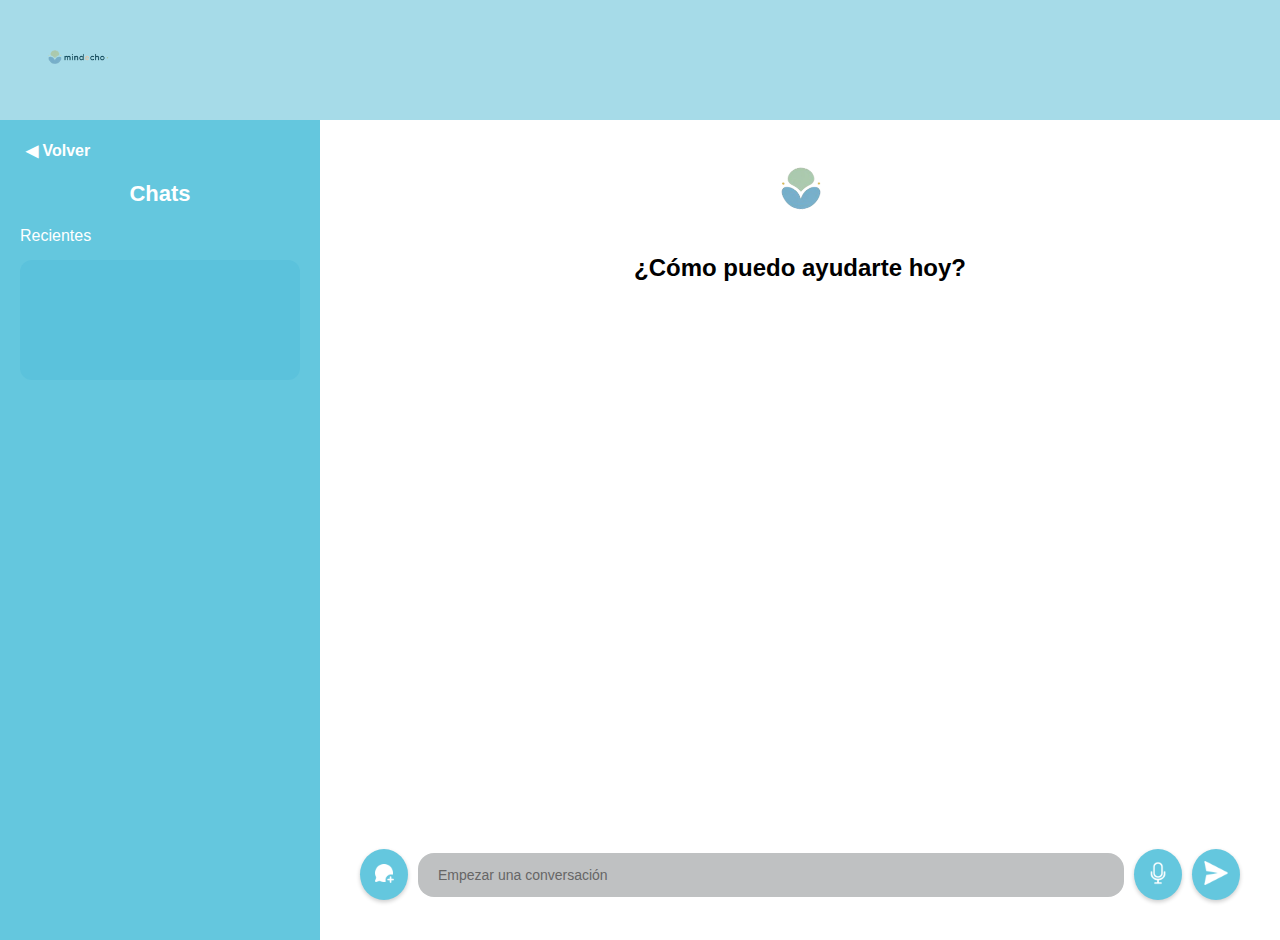
<file: public/chat.html>
<!DOCTYPE html>
<html lang="es">
<head>
  <meta charset="UTF-8" />
  <meta name="viewport" content="width=device-width, initial-scale=1.0" />
  <title>MindEcho - Chat</title>
  <link rel="stylesheet" href="assets/styles/chat.css" />
</head>
<body>


<!-- Header -->
<header class="top-header">
  <a href="intranet.html">
    <img src="assets/images/Logo Mindecho.png" alt="Logo MindEcho" class="logo" />
  </a>
</header>




  <!-- Contenedor principal -->
  <div class="main-container">

    <!-- Sidebar izquierda -->
    <aside class="sidebar">
       <button class="back-btn" onclick="window.location.href='intranet.html'">◀ Volver</button>
      <h2 class="chat-title">Chats</h2>
      <h4>Recientes</h4>

      <!-- Recuadro de chats recientes -->
      <div class="chat-box" id="chat-list">
        <!-- Chats se agregarán dinámicamente -->
      </div>
    </aside>

    <!-- Zona de conversación -->
    <section class="chat-area">

      <!-- Encabezado del chat -->
      <div class="chat-header">
        <img src="assets/images/logo.png" class="chat-logo" />
        <h2>¿Cómo puedo ayudarte hoy?</h2>
      </div>

      <!-- Área de mensajes (oculta inicialmente) -->
      <div class="chat-messages" id="chat-messages" style="display: none;">
        <!-- Aquí se mostrarán mensajes -->
      </div>

      <!-- Input inferior -->
      <div class="chat-input">
        <!-- Botón con tooltip para añadir nuevo chat -->
        <div class="tooltip-container">
          <button class="add-chat-btn" id="add-chat">
            <img src="assets/images/chat.png" alt="Añadir chat" />
          </button>
          <span class="tooltip-text">Añadir otro chat</span>
        </div>

        <!-- Campo de entrada deshabilitado -->
        <input type="text" placeholder="Empezar una conversación"  />

        <!-- Botones micrófono y enviar -->
        <button class="mic-btn">
          <img src="assets/images/microfono.png" alt="Micrófono" />
        </button>
        <button class="send-btn">
          <img src="assets/images/enviar-mensaje.png" alt="Enviar" />
        </button>
      </div>

    </section>
  </div>

  <!-- JavaScript funcional -->
  <script src="assets/scripts/chat.js"></script>
</body>
</html>
</file>
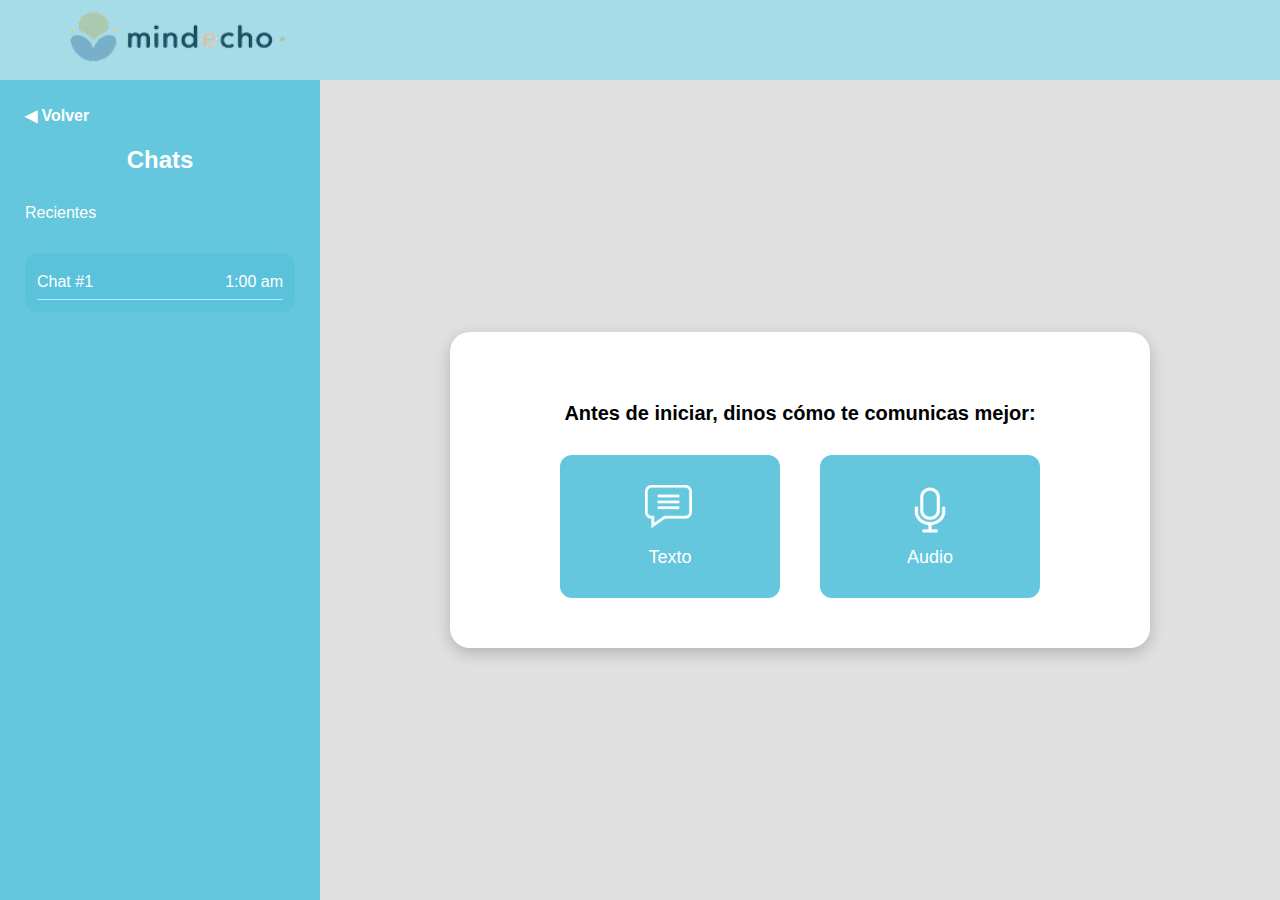
<file: public/comunicacion.html>
<!DOCTYPE html>
<html lang="es">
<head>
    <meta charset="UTF-8" />
    <meta name="viewport" content="width=device-width, initial-scale=1.0" />
    <title>MindEcho - Chat</title>
    <link rel="stylesheet" href="assets/styles/comunicacion.css">
</head>
<body>

    <!-- Encabezado superior -->
    <header class="top-header">
        <a href="/intranet" class="logo-link">
            <img src="assets/images/Logo Mindecho.png" alt="MindEcho Logo" class="logo">
        </a>
    </header>

    <!-- Contenedor principal -->
    <div class="main-container">

        <!-- Sidebar izquierda -->
        <aside class="sidebar">
            <button class="back-btn">◀ Volver</button>
            <h2 class="chat-title">Chats</h2>
            <h4>Recientes</h4>
            <div class="chat-box">
                <div class="chat-item">
                    <span>Chat #1</span>
                    <span>1:00 am</span>
                </div>
            </div>
        </aside>

        <!-- Área de chat -->
        <section class="chat-area">

            <!-- Modal de selección -->
            <div class="modal">
                <h3>Antes de iniciar, dinos cómo te comunicas mejor:</h3>
                <div class="option-buttons">
                    <div class="option" onclick="window.location.href='chat.html'">
                        <img src="assets/images/comentario.png" alt="Texto">
                        <span>Texto</span>
                    </div>

                    <div class="option" onclick="window.location.href='chat.html'">
                        <img src="assets/images/microfono.png" alt="Audio">
                        <span>Audio</span>
                    </div>
                </div>
            </div>

        </section>
    </div>

    <!-- JS externo -->
    <script src="assets/scripts/comunicacion.js"></script>
</body>
</html>
</file>
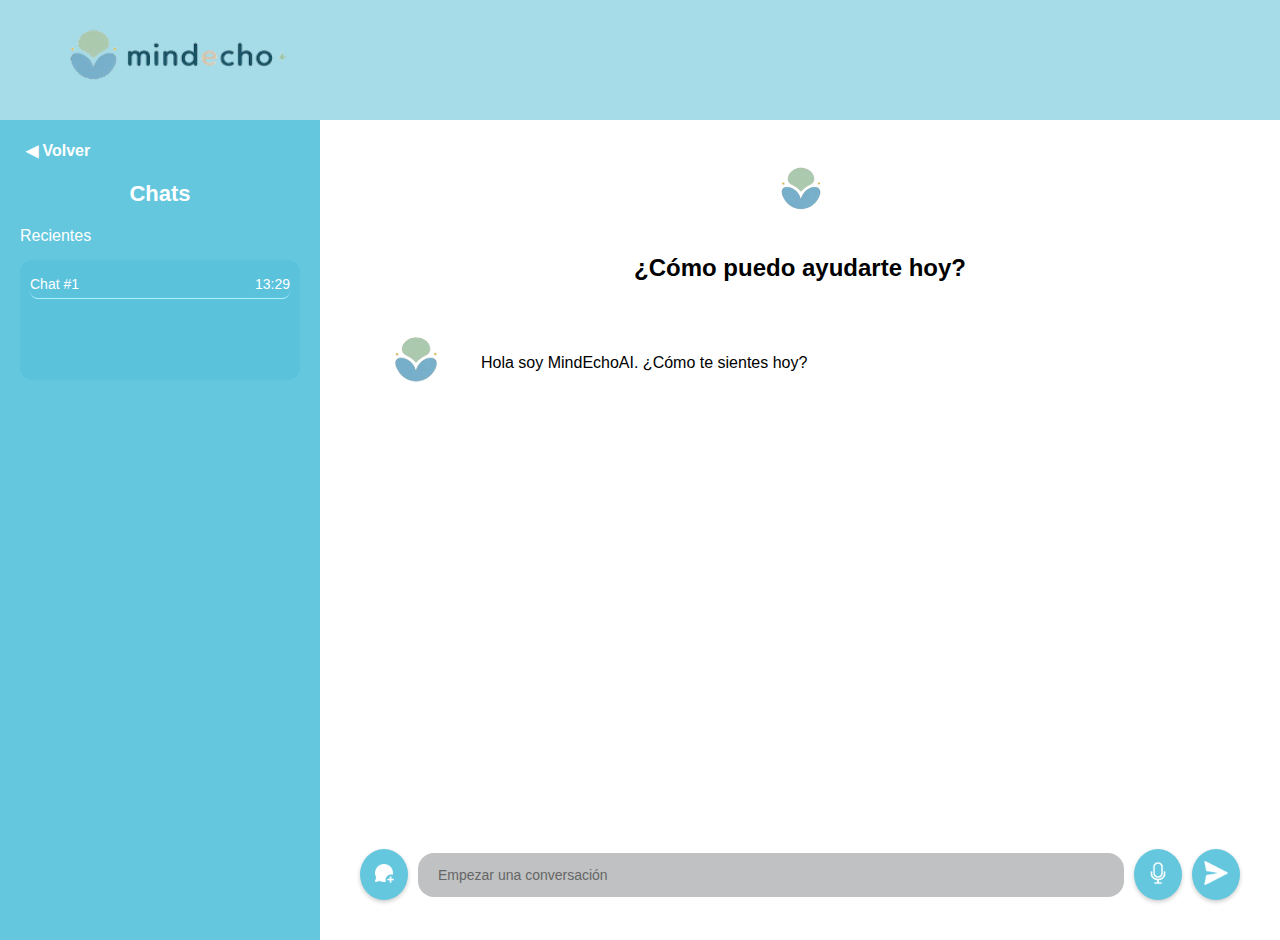
<file: public/DemoIA.html>
<!DOCTYPE html>
<html lang="es">
<head>
  <meta charset="UTF-8" />
  <meta name="viewport" content="width=device-width, initial-scale=1.0" />
  <title>DemoIAGratis - Chat</title>
  <link rel="stylesheet" href="assets/styles/demo.css" />
</head>
<body>

<header class="top-header">
  <a href="index.html">
    <img src="assets/images/Logo Mindecho.png" alt="Logo DemoIAGratis" class="logo" />
  </a>
</header>

<div class="main-container">
  <aside class="sidebar">
    <button class="back-btn" onclick="window.location.href='index.html'">◀ Volver</button>
    <h2 class="chat-title">Chats</h2>
    <h4>Recientes</h4>
    <div class="chat-box" id="chat-list"></div>
  </aside>

  <section class="chat-area">
    <div class="chat-header">
      <img src="assets/images/logo.png" class="chat-logo" />
      <h2>¿Cómo puedo ayudarte hoy?</h2>
    </div>

    <div class="chat-messages" id="chat-messages">
      <div class="MindEcho-Talks-Box">
        <div class="MindEcho-Talks-Container">
          <div class="VirtualAsistentPicture VASpeak">
            <img src="assets/images/logo.png" alt="VirtualAsistentPicture" class="imgVA">
          </div>
          <div class="VAMenssages VASpeak">
            Hola soy MindEchoAI. ¿Cómo te sientes hoy?
          </div>
        </div>
      </div>
    </div>

    <div class="chat-input">
      <div class="tooltip-container">
        <button class="add-chat-btn" id="add-chat">
          <img src="assets/images/chat.png" alt="Añadir chat" />
        </button>
        <span class="tooltip-text">Añadir otro chat</span>
      </div>
      <input class="text" type="text" placeholder="Empezar una conversación" />
      <button class="mic-btn">
        <img src="assets/images/microfono.png" alt="Micrófono" />
      </button>
      <button class="send-btn">
        <img src="assets/images/enviar-mensaje.png" alt="Enviar" />
      </button>
    </div>
  </section>
</div>

<script src="assets/scripts/demo.js"></script>

</body>
</html>
</file>
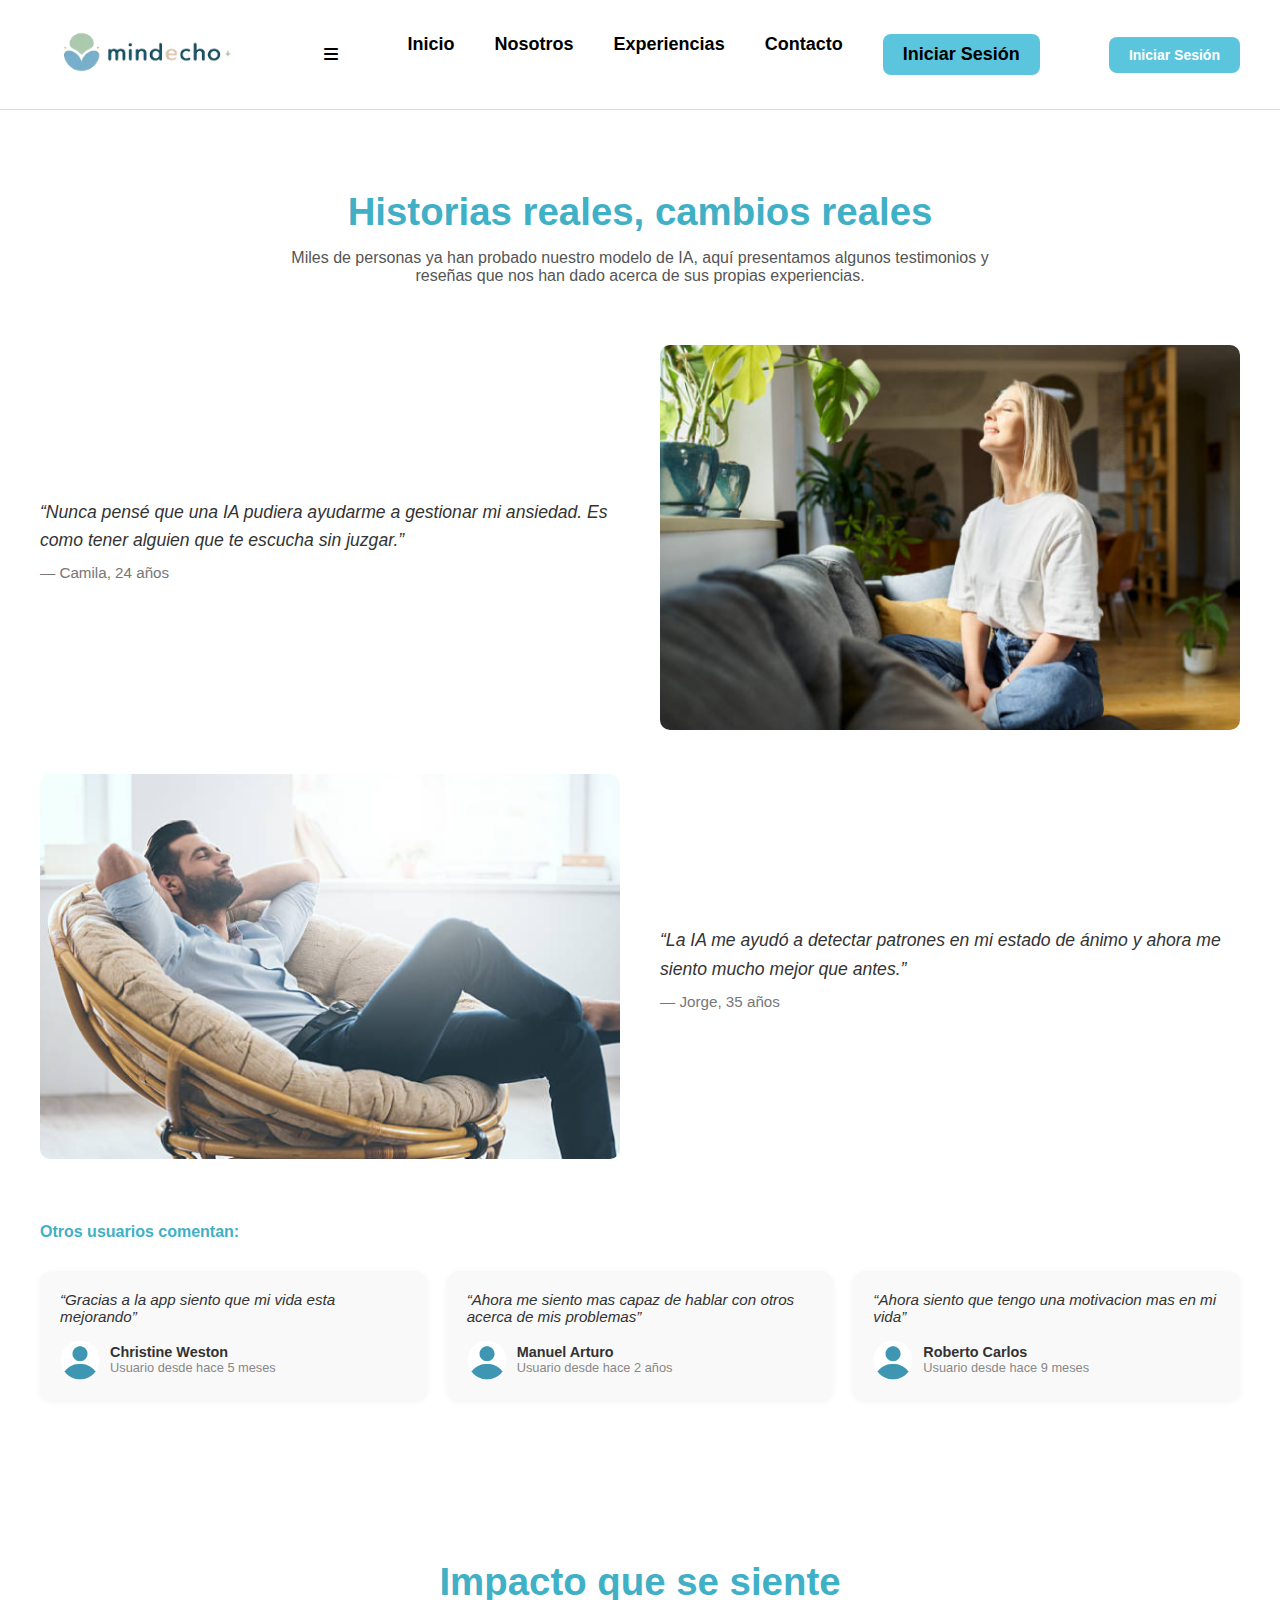
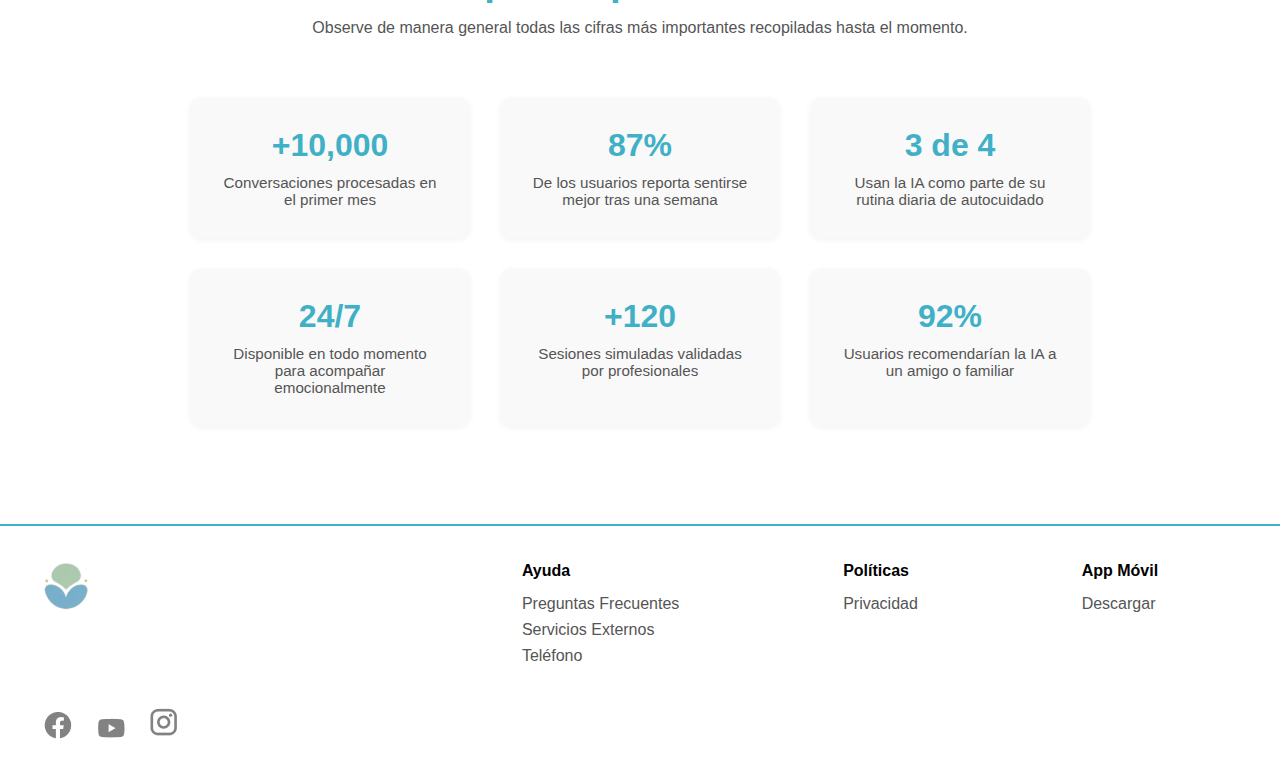
<file: public/experiencias.html>
<!DOCTYPE html>
<html lang="es">

<head>
  <meta charset="UTF-8">
  <meta name="viewport" content="width=device-width, initial-scale=1.0">
  <title>Experiencias</title>
  <link rel="stylesheet" href="assets/styles/experiencias.css">
  <link rel="stylesheet" href="https://cdnjs.cloudflare.com/ajax/libs/font-awesome/6.5.0/css/all.min.css">
  <link rel="icon" href="assets/images/logo.png" type="image/png">
</head>

<body>

<!-- HEADER -->
<header class="navbar">
  <div class="navbar-content">
    <img src="assets/images/Logo Mindecho.png" alt="MindEcho Logo" class="logo" onclick="location.href='./index.html'" style="cursor: pointer;">

    <!-- Icono hamburguesa -->
    <div class="menu-toggle" id="menuToggle">
      <i class="fas fa-bars"></i>
    </div>

    <nav class="menu" id="mainMenu">
      <a href="./index.html">Inicio</a>
      <a href="./nosotros.html">Nosotros</a>
      <a href="./experiencias.html">Experiencias</a>
      <a href="./contacto.php">Contacto</a>

      <!-- Solo aparecerá en responsive -->
      <a href="./login.php" class="login-button responsive">Iniciar Sesión</a>
    </nav>

    <!-- Solo visible en escritorio -->
    <a href="./login.php" class="login-button desktop">Iniciar Sesión</a>
  </div>
</header>

<!--CONTENIDO EXPERIENCIAS-->
<!--1ra Parte-->
<section class="experiencias">
  <div class="experiencias-container">
    <h2>Historias reales, cambios reales</h2>
    <p class="subtitulo">
      Miles de personas ya han probado nuestro modelo de IA, aquí presentamos algunos testimonios y reseñas que nos han dado acerca de sus propias experiencias.
    </p>

    <div class="historias-grid">
      <div class="historia">
        <p class="historia-texto">“Nunca pensé que una IA pudiera ayudarme a gestionar mi ansiedad. Es como tener alguien que te escucha sin juzgar.”</p>
        <p class="historia-autor">— Camila, 24 años</p>
      </div>
      <div class="historia-img">
        <img src="assets/images/mujerstock.png" alt="Persona relajándose">
      </div>

      <div class="historia-img">
        <img src="assets/images/hombrestock.png" alt="Persona reflexionando">
      </div>
      <div class="historia">
        <p class="historia-texto">“La IA me ayudó a detectar patrones en mi estado de ánimo y ahora me siento mucho mejor que antes.”</p>
        <p class="historia-autor">— Jorge, 35 años</p>
      </div>
    </div>

 <h3 class="otros-titulo">Otros usuarios comentan:</h3>
    <div class="testimonios-grid">
      <div class="testimonio">
        <p class="testimonio-texto">“Gracias a la app siento que mi vida esta mejorando”</p>
        <div class="testimonio-autor">
          <img src="assets/images/usuario.png" class="autor-avatar">
          <div class="autor-info">
            <h4>Christine Weston</h4>
            <p>Usuario desde hace 5 meses</p>
          </div>
        </div>
      </div>
      <div class="testimonio">
        <p class="testimonio-texto">“Ahora me siento mas capaz de hablar con otros acerca de mis problemas”</p>
        <div class="testimonio-autor">
          <img src="assets/images/usuario.png" class="autor-avatar">
          <div class="autor-info">
            <h4>Manuel Arturo</h4>
            <p>Usuario desde hace 2 años</p>
          </div>
        </div>
      </div>
      <div class="testimonio">
        <p class="testimonio-texto">“Ahora siento que tengo una motivacion mas en mi vida”</p>
        <div class="testimonio-autor">
          <img src="assets/images/usuario.png" class="autor-avatar">
          <div class="autor-info">
            <h4>Roberto Carlos</h4>
            <p>Usuario desde hace 9 meses</p>
          </div>
        </div>
      </div>
    </div>
  </div>
</section>
  
<!--2da Parte-->
<section class="impacto">
  <h2>Impacto que se siente</h2>
  <p class="subtitulo">
    Observe de manera general todas las cifras más importantes recopiladas hasta el momento.
  </p>

  <div class="impacto-cifras">
    <!-- Fila 1 -->
    <div class="cifra-card">
      <h3>+10,000</h3>
      <p>Conversaciones procesadas en el primer mes</p>
    </div>
    <div class="cifra-card">
      <h3>87%</h3>
      <p>De los usuarios reporta sentirse mejor tras una semana</p>
    </div>
    <div class="cifra-card">
      <h3>3 de 4</h3>
      <p>Usan la IA como parte de su rutina diaria de autocuidado</p>
    </div>

    <!-- Fila 2 -->
    <div class="cifra-card">
      <h3>24/7</h3>
      <p>Disponible en todo momento para acompañar emocionalmente</p>
    </div>
    <div class="cifra-card">
      <h3>+120</h3>
      <p>Sesiones simuladas validadas por profesionales</p>
    </div>
    <div class="cifra-card">
      <h3>92%</h3>
      <p>Usuarios recomendarían la IA a un amigo o familiar</p>
    </div>
  </div>
  <p><br></p>
</section>

<!-- FOOTER -->
<div class="footer-linea"></div>
<footer>
  <p><br></p>
  <p><br></p>
  <div class="footer-container">
    <div class="logo-social">
      <div class="logo">
        <img src="assets/images/Logo_simple.png" alt="Logo">
      </div>
      <div class="social">
        <a href="#"><img src="assets/images/facebook_footer_logo.png" alt="Facebook"></a>
        <a href="#"><img src="assets/images/youtube_footer_logo.png" alt="YouTube"></a>
        <a href="#"><img src="assets/images/instagram_footer_logo.png" alt="Instagram"></a>
      </div>
    </div>
    <div class="footer-links">
      <div>
        <h4>Ayuda</h4>
        <a href="preguntas.html">Preguntas Frecuentes</a>
        <a href="#">Servicios Externos</a>
        <a href="#">Teléfono</a>
      </div>
      <div>
        <h4>Políticas</h4>
        <a href="#">Privacidad</a>
      </div>
      <div>
        <h4>App Móvil</h4>
        <a href="#">Descargar</a>
      </div>
    </div>
  </div>
  <p><br></p>
</footer>

  <script src="assets/scripts/experiencias.js"></script>
</body>
</html>
</file>
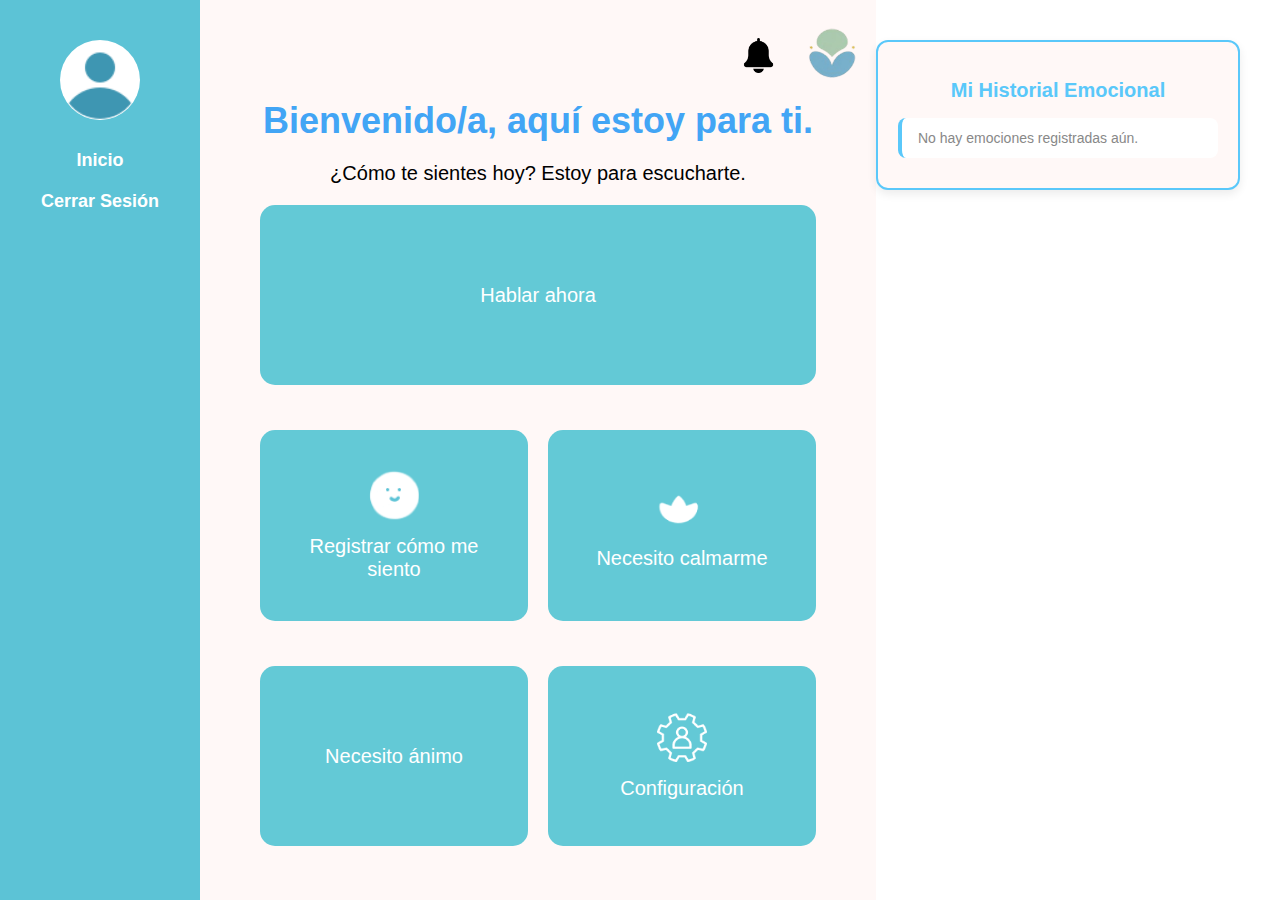
<file: public/intranet.html>
<!DOCTYPE html>
<html lang="es">

<head>
    <meta charset="UTF-8">
    <meta name="viewport" content="width=device-width, initial-scale=1.0">
    <title>Dashboard Principal</title>
    <link rel="stylesheet" href="assets/styles/intranet.css">
</head>

<body>
    <div class="sidebar">
        <img src="assets/images/usuario.png" alt="Avatar">
        <a href="#">Inicio</a>
        <a href="./login.php">Cerrar Sesión</a>
    </div>

    <div class="main-content">
        <header>
            <div class="header-top">
                <img class="notification-icon" src="assets/images/notification.png" alt="Notificaciones">
                <img class="logo-icon" src="assets/images/logo.png" alt="Logo">
            </div>

            <h1 id="saludo-usuario">Bienvenido/a, aquí estoy para ti.</h1>
            <p>¿Cómo te sientes hoy? Estoy para escucharte.</p>
        </header>

        <div class="buttons-grid">
            <button class="full-width" onclick="window.location.href='comunicacion.html'">Hablar ahora</button>
            <div class="half-buttons">
                <button onclick="abrirModalEmocion()">
                    <img src="assets/images/CaraFeliz.png" alt="Smile Icon">
                    Registrar cómo me siento
                </button>
                <button onclick="abrirModal()">
                    <img src="assets/images/flower.png" alt="Calmar Icon">
                    Necesito calmarme
                </button>
            </div>
            <div class="half-buttons">
                <button onclick="mostrarFraseAnimo()">Necesito ánimo</button>
                <button onclick="window.location.href='./configuracion.php'">
                    <img src="assets/images/settings.png" alt="Config Icon">
                    Configuración
                </button>
                </div>
        </div>
    </div>
    <section class="historial-emociones" id="historialEmociones">
        <h2>Mi Historial Emocional</h2>
        <ul id="listaHistorial"></ul>
    </section>

    <!-- Modal de opciones -->
    <div class="modal-overlay" id="modalCalmarme" style="display: none;">
        <div class="modal-content">
            <h2>Te sugerimos estas opciones para mejorar tu estado de ánimo este día:</h2>

            <div class="modal-options">
                <label class="option">
                    <input type="radio" name="estadoAnimo" value="Respiracion">
                    <img src="assets/images/respiracion.png" alt="Respiración">
                    <p>Respiración</p>
                </label>

                <label class="option">
                    <input type="radio" name="estadoAnimo" value="Journaling">
                    <img src="assets/images/libro.png" alt="Journaling">
                    <p>Journaling</p>
                </label>

                <label class="option">
                    <input type="radio" name="estadoAnimo" value="Frases">
                    <img src="assets/images/frases.png" alt="Frases">
                    <p>Frases</p>
                </label>
            </div>

            <div class="modal-buttons">
                <button onclick="aceptarSeleccion()">Aceptar</button>
                <button onclick="cerrarModal()">Marcar como “Me interesa”</button>
            </div>
            <button onclick="cerrarModal()" class="modal-close">Ahora no</button>
        </div>
    </div>

    <!-- Modal de ejercicio de respiración -->
    <div class="modal-overlay" id="modalRespiracion" style="display: none;">
        <div class="modal-content" style="max-width: 500px;">
            <h2 style="color: #5ac8fa; margin-bottom: 30px;">Ejercicio de Respiración</h2>

            <div class="ciclo-respiracion">
                <!-- Paso 1 -->
                <div class="ciclo-item paso1">
                    <span class="ciclo-numero">1</span>
                    <img src="assets/images/persona-inhala.png" alt="Paso 1">
                </div>

                <!-- Flecha 1 -->
                <img src="assets/images/arrow3.png" alt="Flecha 1" class="flecha flecha1">

                <!-- Paso 3 -->
                <div class="ciclo-item paso3">
                    <span class="ciclo-numero">3</span>
                    <img src="assets/images/persona-exhala.png" alt="Paso 3">
                </div>

                <!-- Flecha 2 -->
                <img src="assets/images/arrow2.png" alt="Flecha 2" class="flecha flecha2">

                <!-- Paso 2 -->
                <div class="ciclo-item paso2">
                    <span class="ciclo-numero">2</span>
                    <img src="assets/images/persona-retiene.png" alt="Paso 2">
                </div>

                <!-- Flecha 3 -->
                <img src="assets/images/arrow1.png" alt="Flecha 3" class="flecha flecha3">
            </div>

            <p style="margin-top: 30px; text-align: center;">Repite este ciclo por 5 minutos para relajarte y reducir el estrés</p>

            <h3 id="timer" style="color: #5ac8fa; font-size: 32px; margin: 20px 0; text-align: center;">05:00</h3>

            <div style="display: flex; justify-content: center;">
                <button onclick="terminarEjercicio()" style="padding: 12px 20px; border: none; border-radius: 8px; background-color: #5ac8fa; color: white; cursor: pointer;">Terminar ejercicio</button>
            </div>
        </div>
    </div>
    <!-- Modal de frases de ánimo -->
    <div class="modal-overlay" id="modalAnimo" style="display: none;">
    <div class="modal-content" style="max-width: 400px; text-align: center;">
        <h2 style="color: #5ac8fa;">Un mensaje para ti</h2>
        <p id="fraseAnimo" style="font-size: 18px; margin: 20px 0; color: #444;"></p>
        <button onclick="cerrarFraseAnimo()" style="padding: 10px 20px; border: none; border-radius: 8px; background-color: #5ac8fa; color: white; cursor: pointer;">Cerrar</button>
    </div>
    </div>
    <!-- Modal: Registrar cómo me siento -->
    <div class="modal-overlay" id="modalEmocion" style="display: none;">
    <div class="modal-content" style="max-width: 500px;">
        <h2 style="color: #5ac8fa;">¿Cómo te sientes hoy?</h2>
        <form id="formEmocion">
        <div style="margin: 20px 0;">
            <label for="emocion">Selecciona una emoción:</label><br><br>
            <select id="emocion" required style="width: 100%; padding: 10px; border-radius: 8px;">
            <option value="">-- Elige una emoción --</option>
            <option value="Feliz">😊 Feliz</option>
            <option value="Triste">😢 Triste</option>
            <option value="Ansioso">😟 Ansioso/a</option>
            <option value="Motivado">💪 Motivado/a</option>
            <option value="Frustrado">😤 Frustrado/a</option>
            </select>
        </div>

        <div style="margin-bottom: 20px;">
            <label for="comentario">Comentario (opcional):</label><br>
            <textarea id="comentario" rows="3" style="width: 100%; padding: 10px; border-radius: 8px;"></textarea>
        </div>

        <div style="display: flex; justify-content: space-between;">
            <button type="button" onclick="cerrarEmocion()" style="padding: 10px 20px; border: none; border-radius: 8px; background-color: #ddd; cursor: pointer;">Ahora no</button>
            <button type="submit" style="padding: 10px 20px; border: none; border-radius: 8px; background-color: #5ac8fa; color: white; cursor: pointer;">Registrar</button>
        </div>
        </form>
    </div>
    </div>
    



    <script>
        let seleccion = '';
        let tiempo = 300;
        let intervalo;

        function abrirModal() {
            document.getElementById('modalCalmarme').style.display = 'flex';
        }

        function cerrarModal() {
            document.getElementById('modalCalmarme').style.display = 'none';
        }

        window.addEventListener('click', function (e) {
            const modal = document.getElementById('modalCalmarme');
            if (e.target === modal) {
                modal.style.display = 'none';
            }
        });

        document.querySelectorAll('input[name="estadoAnimo"]').forEach((radio) => {
            radio.addEventListener('change', function () {
                seleccion = this.value;
            });
        });

        function aceptarSeleccion() {
            if (seleccion === 'Respiracion') {
                cerrarModal();
                iniciarEjercicioRespiracion();
            } else {
                cerrarModal();
            }
        }

        function iniciarEjercicioRespiracion() {
            document.getElementById('modalRespiracion').style.display = 'flex';
            intervalo = setInterval(actualizarTimer, 1000);
        }

        function actualizarTimer() {
            let minutos = Math.floor(tiempo / 60);
            let segundos = tiempo % 60;

            if (segundos < 10) segundos = '0' + segundos;

            document.getElementById('timer').innerText = `${minutos}:${segundos}`;

            if (tiempo > 0) {
                tiempo--;
            } else {
                clearInterval(intervalo);
                alert('¡Ejercicio completado!');
                terminarEjercicio();
            }
        }

        function terminarEjercicio() {
            clearInterval(intervalo);
            document.getElementById('modalRespiracion').style.display = 'none';
            tiempo = 300;
            document.getElementById('timer').innerText = '05:00';
        }
        
        const frasesAnimo = [
        "Eres más fuerte de lo que crees.",
        "Este momento también pasará.",
        "Confía en ti, lo estás haciendo bien.",
        "Mereces todo lo bueno que te está esperando.",
        "Respira, sonríe y sigue adelante.",
        "Cada día es una nueva oportunidad.",
        "Tu bienestar importa. Tú importas."
        ];

        function mostrarFraseAnimo() {
        const modal = document.getElementById('modalAnimo');
        const frase = frasesAnimo[Math.floor(Math.random() * frasesAnimo.length)];
        document.getElementById('fraseAnimo').innerText = frase;
        modal.style.display = 'flex';
        }

        function cerrarFraseAnimo() {
        document.getElementById('modalAnimo').style.display = 'none';
        }
        function abrirModalEmocion() {
  document.getElementById("modalEmocion").style.display = "flex";
}

    function cerrarEmocion() {
    document.getElementById("modalEmocion").style.display = "none";
    }

    // Registrar emoción al enviar el formulario
    document.getElementById("formEmocion").addEventListener("submit", function (e) {
    e.preventDefault();

    const emocion = document.getElementById("emocion").value;
    const comentario = document.getElementById("comentario").value;
    const hoy = new Date().toISOString().split("T")[0];

    if (!emocion) {
        alert("Por favor selecciona una emoción.");
        return;
    }

    const entrada = {
        fecha: hoy,
        emocion,
        comentario
    };

    let registros = JSON.parse(localStorage.getItem("registrosEmociones")) || [];

    // Reemplaza si ya existe entrada del mismo día
    registros = registros.filter(r => r.fecha !== hoy);
    registros.push(entrada);

    localStorage.setItem("registrosEmociones", JSON.stringify(registros));
    alert("¡Gracias por registrar cómo te sientes!");

    cerrarEmocion();
    mostrarHistorialEmociones();
    });

    // Mostrar historial en pantalla
    function mostrarHistorialEmociones() {
    const lista = document.getElementById("listaHistorial");
    if (!lista) return;

    lista.innerHTML = "";

    const registros = JSON.parse(localStorage.getItem("registrosEmociones")) || [];

    if (registros.length === 0) {
        lista.innerHTML = "<li style='color:#888;'>No hay emociones registradas aún.</li>";
        return;
    }

    registros.sort((a, b) => b.fecha.localeCompare(a.fecha));

    registros.forEach((registro, index) => {
        const li = document.createElement("li");
        li.style = "padding: 10px; border-bottom: 1px solid #ccc;";

        li.innerHTML = `
        <strong>${registro.fecha}</strong>: ${registro.emocion}
        ${registro.comentario ? `<br><em>${registro.comentario}</em>` : ""}
        `;

        lista.appendChild(li);
    });
    }

    // Cerrar modal si se hace clic fuera del contenido
    window.addEventListener("click", function (e) {
    const modal = document.getElementById("modalEmocion");
    if (e.target === modal) {
        modal.style.display = "none";
    }
    });

    // Mostrar historial al cargar la página
    window.addEventListener("DOMContentLoaded", () => {
    mostrarHistorialEmociones();
    });

    </script>

</body>

</html>
</file>
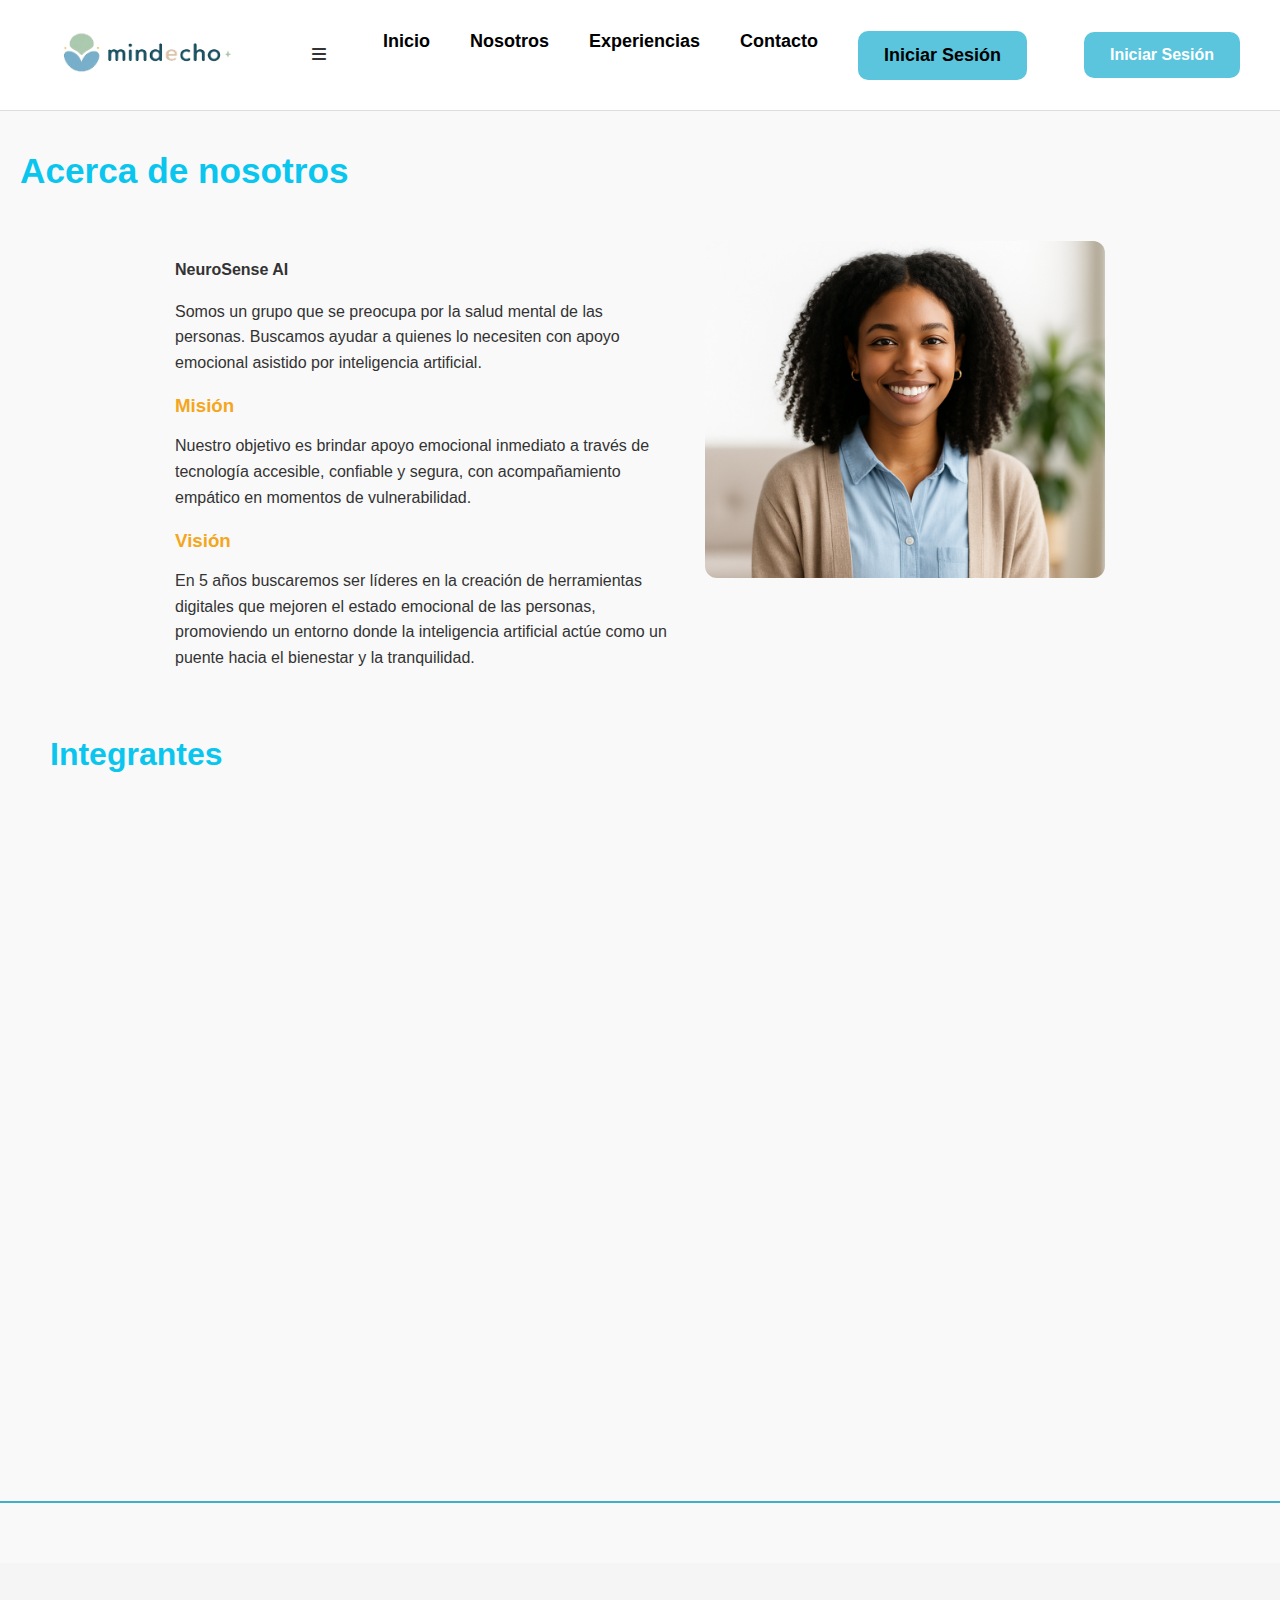
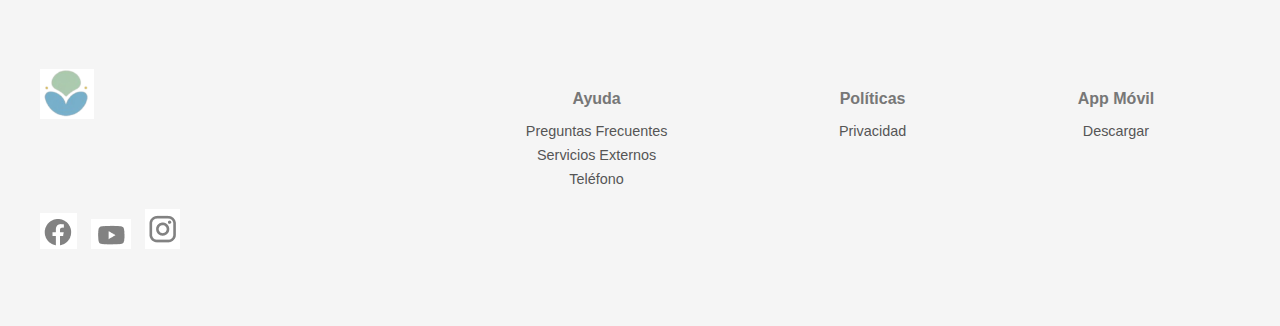
<file: public/nosotros.html>
<!DOCTYPE html>
<html lang="es">

<head>
  <meta charset="UTF-8">
  <meta name="viewport" content="width=device-width, initial-scale=1.0">
  <title>Nosotros</title>
  <link rel="stylesheet" href="assets/styles/nosotros.css">
  <link rel="stylesheet" href="https://cdnjs.cloudflare.com/ajax/libs/font-awesome/6.5.0/css/all.min.css">
  <link rel="icon" href="assets/images/logo.png" type="image/png">
</head>

<body>

<!-- HEADER JP -->
  <header class="navbar">
  <div class="navbar-content">
    <img src="assets/images/Logo Mindecho.png" alt="MindEcho Logo" class="logo" onclick="location.href='./index.html'" style="cursor: pointer;">

    <!-- Icono hamburguesa -->
    <div class="menu-toggle" id="menuToggle">
      <i class="fas fa-bars"></i>
    </div>

    <nav class="menu" id="mainMenu">
      <a href="./index.html">Inicio</a>
      <a href="./nosotros.html">Nosotros</a>
      <a href="./experiencias.html">Experiencias</a>
      <a href="./contacto.php">Contacto</a>

      <!-- Solo aparecerá en responsive -->
      <a href="./login.php" class="login-button responsive">Iniciar Sesión</a>
    </nav>

    <!-- Solo visible en escritorio -->
    <a href="./login.php" class="login-button desktop">Iniciar Sesión</a>
  </div>
</header>
  <section class="acerca-de">
      <h1>Acerca de nosotros</h1>
      <div class="contenido">
        <div class="texto">
          <p><strong>NeuroSense AI</strong></p>
          <p>Somos un grupo que se preocupa por la salud mental de las personas. Buscamos ayudar a quienes lo necesiten con apoyo emocional asistido por inteligencia artificial.</p>

          <h3>Misión</h3>
          <p>Nuestro objetivo es brindar apoyo emocional inmediato a través de tecnología accesible, confiable y segura, con acompañamiento empático en momentos de vulnerabilidad.</p>

          <h3>Visión</h3>
          <p>En 5 años buscaremos ser líderes en la creación de herramientas digitales que mejoren el estado emocional de las personas, promoviendo un entorno donde la inteligencia artificial actúe como un puente hacia el bienestar y la tranquilidad.</p>
        </div>

        <div class="imagen">
          <img src="assets/images/Acerca.PNG" alt="Imagen Mind Echo">
        </div>
      </div>
    </section>

    <section class="integrantes">
      <h2>Integrantes</h2>
      <div class="miembros">
        <div class="miembro">
          <img src="assets/images/integrantes/Cristina.png" alt="Cristina Allison">
          <strong>Cristina Allison Sihuas Díaz</strong>
          <p>Ing. de Sistemas de Información</p>
        </div>
        <div class="miembro">
          <img src="assets/images/integrantes/Oliver.png" alt="Oliver Renzo">
          <strong>Oliver Renzo Audante Manco</strong>
          <p>Ing. de Sistemas de Información</p>
        </div>
        <div class="miembro">
          <img src="assets/images/integrantes/JP.JPG" alt="Juan Pablo">
          <strong>Juan Pablo Cabanillas Huaman</strong>
          <p>Ing. de Sistemas de Información</p>
        </div>
        <div class="miembro">
          <img src="assets/images/integrantes/Fabian.jpeg" alt="Fabian Colque">
          <strong>Fabian Andree Colque Fernández</strong>
          <p>Ing. de Sistemas de Información</p>
        </div>
        <div class="miembro">
          <img src="assets/images/integrantes/Saul.JPG" alt="Saul Contreras">
          <strong>Saul Ruveri Contreras Butrón</strong>
          <p>Ing. de Sistemas de Información</p>
        </div>
        <div class="miembro">
          <img src="assets/images/integrantes/Renzo.JPG" alt="Renzo Chacón">
          <strong>Renzo Leonardo Chacón Oliva</strong>
          <p>Ing. de Sistemas de Información</p>
        </div>
        <div class="miembro">
          <img src="assets/images/integrantes/Joan.png" alt="Joan Steffano">
          <strong>Joan Steffano Quispe Gamez</strong>
          <p>Ing. de Sistemas de Información</p>
        </div>
      </div>
    </section>

<div class="footer-linea"></div>
<footer>
  <p><br></p>
  <p><br></p>
  <div class="footer-container">
    <div class="logo-social">
      <div class="logo">
        <img src="assets/images/Logo_simple.png" alt="Logo">
      </div>
      <div class="social">
        <a href="#"><img src="assets/images/facebook_footer_logo.png" alt="Facebook"></a>
        <a href="#"><img src="assets/images/youtube_footer_logo.png" alt="YouTube"></a>
        <a href="#"><img src="assets/images/instagram_footer_logo.png" alt="Instagram"></a>
      </div>
    </div>
    <div class="footer-links">
      <div>
        <h4>Ayuda</h4>
        <a href="preguntas.html">Preguntas Frecuentes</a>
        <a href="#">Servicios Externos</a>
        <a href="#">Teléfono</a>
      </div>
      <div>
        <h4>Políticas</h4>
        <a href="#">Privacidad</a>
      </div>
      <div>
        <h4>App Móvil</h4>
        <a href="#">Descargar</a>
      </div>
    </div>
  </div>
  <p><br></p>
</footer>
  <script>
  document.addEventListener('DOMContentLoaded', function () {
    const toggle = document.getElementById('menuToggle');
    const menu = document.querySelector('.menu');

    if (!toggle || !menu) {
      console.warn("No se encontró el botón o menú");
      return;
    }

    toggle.addEventListener('click', function () {
      menu.classList.toggle('show');
      console.log("Menú toggled:", menu.classList.contains('show')); // Para verificar en consola
    });
  });
</script>

</body>
</html>
</file>
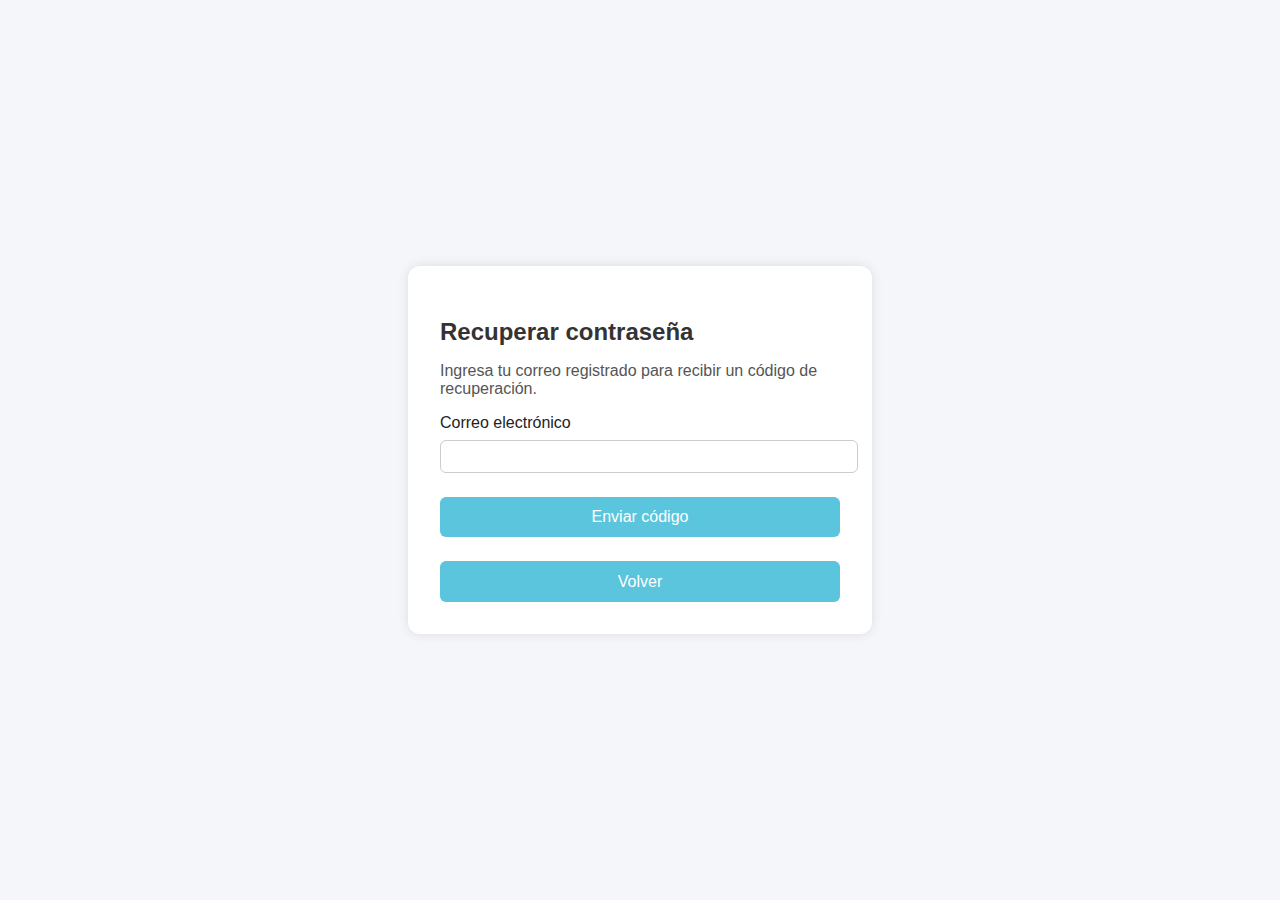
<file: public/olvideContrasena.html>
<!DOCTYPE html>
<html lang="es">
<head>
    <meta charset="UTF-8">
    <title>Recuperar contraseña</title>
    <link rel="stylesheet" href="./assets/styles/olvideContrasena.css">
    <link rel="icon" href="assets/images/logo.png" type="image/png">
</head>
<body>
    <div class="form-container">

        <div id="step-1">
            <h2>Recuperar contraseña</h2>
            <p>Ingresa tu correo registrado para recibir un código de recuperación.</p>
            <form id="email-form">
                <label for="email">Correo electrónico</label>
                <input type="email" id="email" name="email" required>
                <button type="submit">Enviar código</button>
                <button type="button" id="back-to-login-1">Volver</button>
            </form>
        </div>

        <div id="step-2" class="hidden">
            <h2>Restablecer contraseña</h2>
            <p>Revisa tu correo. Ingresa el código recibido y tu nueva contraseña.</p>
            <form id="reset-form">
                <label for="code">Código recibido</label>
                <input type="text" id="code" name="code" required>

                <label for="new-password">Nueva contraseña</label>
                <input type="password" id="new-password" name="new-password" required>

                <label for="confirm-password">Confirmar contraseña</label>
                <input type="password" id="confirm-password" name="confirm-password" required>

                <button type="submit">Actualizar contraseña</button>
                <button type="button" id="back-to-step-1">Volver</button>
            </form>
        </div>

        <div id="success-message" class="hidden success">
            <h2>Contraseña actualizada</h2>
            <p>Tu contraseña ha sido actualizada exitosamente. Ya puedes iniciar sesión.</p>
            <button type="button" id="back-to-login-2">Volver</button>
        </div>

    </div>

    <script src="./assets/scripts/olvideContrasena.js"></script>
    <script>
        // Botón volver en step 1 y success: redirige a login.html (ajusta la ruta si es necesario)
        document.getElementById('back-to-login-1').onclick = function() {
            window.location.href = 'login.html';
        };
        document.getElementById('back-to-login-2').onclick = function() {
            window.location.href = 'login.html';
        };
        // Botón volver en step 2: regresa al paso 1
        document.getElementById('back-to-step-1').onclick = function() {
            document.getElementById('step-2').classList.add('hidden');
            document.getElementById('step-1').classList.remove('hidden');
        };
    </script>
</body>
</html>
</file>
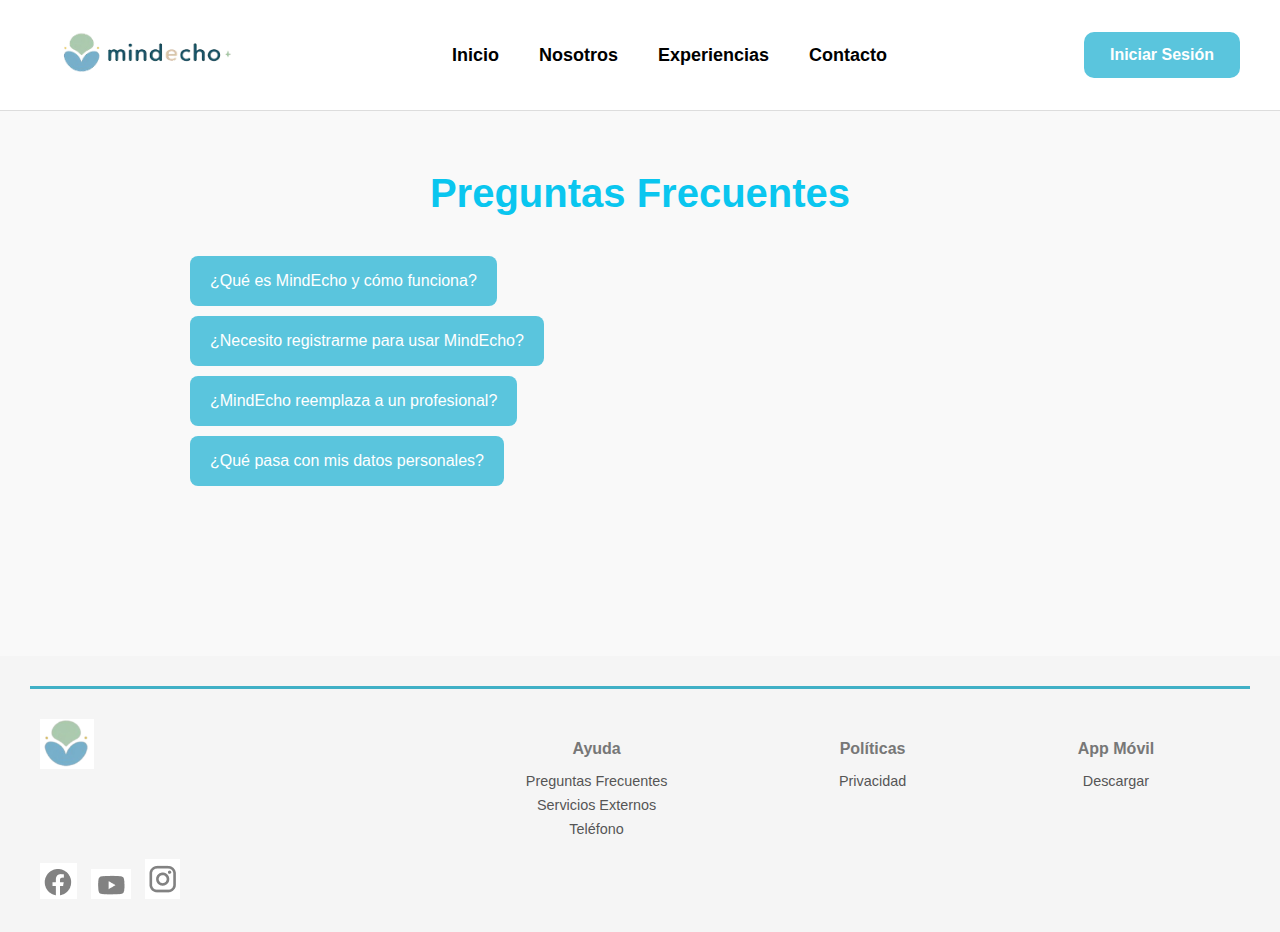
<file: public/preguntas.html>
<!DOCTYPE html>
<html lang="es">
<head>
  <meta charset="UTF-8" />
  <meta name="viewport" content="width=device-width, initial-scale=1.0"/>
  <title>Preguntas Frecuentes</title>
  <link rel="stylesheet" href="assets/styles/preguntas.css">
  <link rel="stylesheet" href="https://cdnjs.cloudflare.com/ajax/libs/font-awesome/6.5.0/css/all.min.css">
  <link rel="icon" href="assets/images/logo.png" type="image/png">
</head>
<body>

<header class="navbar">
  <div class="navbar-content">
    <img src="assets/images/Logo Mindecho.png" class="logo" alt="MindEcho Logo" onclick="location.href='index.html'" style="cursor: pointer;">
    
    <div class="menu-toggle" id="menuToggle"><i class="fas fa-bars"></i></div>

    <nav class="menu" id="mainMenu">
      <a href="index.html">Inicio</a>
      <a href="nosotros.html">Nosotros</a>
      <a href="experiencias.html">Experiencias</a>
      <a href="contacto.php">Contacto</a>
      <a href="login.php" class="login-button responsive">Iniciar Sesión</a>
    </nav>

    <a href="login.php" class="login-button desktop">Iniciar Sesión</a>
  </div>
</header>

<main class="faq-container">
  <h1>Preguntas Frecuentes</h1>

  <div class="faq-item">
    <button class="accordion">¿Qué es MindEcho y cómo funciona?</button>
    <div class="panel">
      <p>MindEcho es una plataforma de apoyo emocional asistida por inteligencia artificial. Puedes hablar con nuestra IA para expresar cómo te sientes, recibir sugerencias, ejercicios de relajación y acompañamiento emocional.</p>
    </div>
  </div>

  <div class="faq-item">
    <button class="accordion">¿Necesito registrarme para usar MindEcho?</button>
    <div class="panel">
      <p>No necesitas registrarte para usar la versión demo. Sin embargo, si deseas guardar tu progreso o configurar tu experiencia, es recomendable crear una cuenta.</p>
    </div>
  </div>

  <div class="faq-item">
    <button class="accordion">¿MindEcho reemplaza a un profesional?</button>
    <div class="panel">
      <p>No. MindEcho es un asistente emocional, no un sustituto de atención médica o psicológica profesional. Está diseñado como una herramienta complementaria para tu bienestar.</p>
    </div>
  </div>

  <div class="faq-item">
    <button class="accordion">¿Qué pasa con mis datos personales?</button>
    <div class="panel">
      <p>Respetamos tu privacidad. Tu información se almacena de forma segura y no se comparte sin tu consentimiento. Puedes consultar nuestra política de privacidad para más detalles.</p>
    </div>
  </div>
</main>

<footer>
  <div class="footer-linea"></div>
  <div class="footer-container">
    <div class="logo-social">
      <div class="logo">
        <img src="assets/images/Logo_simple.png" alt="Logo">
      </div>
      <div class="social">
        <a href="#"><img src="assets/images/facebook_footer_logo.png" alt="Facebook"></a>
        <a href="#"><img src="assets/images/youtube_footer_logo.png" alt="YouTube"></a>
        <a href="#"><img src="assets/images/instagram_footer_logo.png" alt="Instagram"></a>
      </div>
    </div>
    <div class="footer-links">
      <div>
        <h4>Ayuda</h4>
        <a href="preguntas.html">Preguntas Frecuentes</a>
        <a href="#">Servicios Externos</a>
        <a href="#">Teléfono</a>
      </div>
      <div>
        <h4>Políticas</h4>
        <a href="#">Privacidad</a>
      </div>
      <div>
        <h4>App Móvil</h4>
        <a href="#">Descargar</a>
      </div>
    </div>
  </div>
</footer>

<script>
  // Toggle menú
  document.addEventListener("DOMContentLoaded", () => {
    const toggle = document.getElementById("menuToggle");
    const menu = document.getElementById("mainMenu");
    toggle.addEventListener("click", () => {
      menu.classList.toggle("show");
    });

    // Acordeón
    document.querySelectorAll(".accordion").forEach(button => {
      button.addEventListener("click", () => {
        button.classList.toggle("active");
        const panel = button.nextElementSibling;
        panel.style.display = (panel.style.display === "block") ? "none" : "block";
      });
    });
  });
</script>

</body>
</html>
</file>
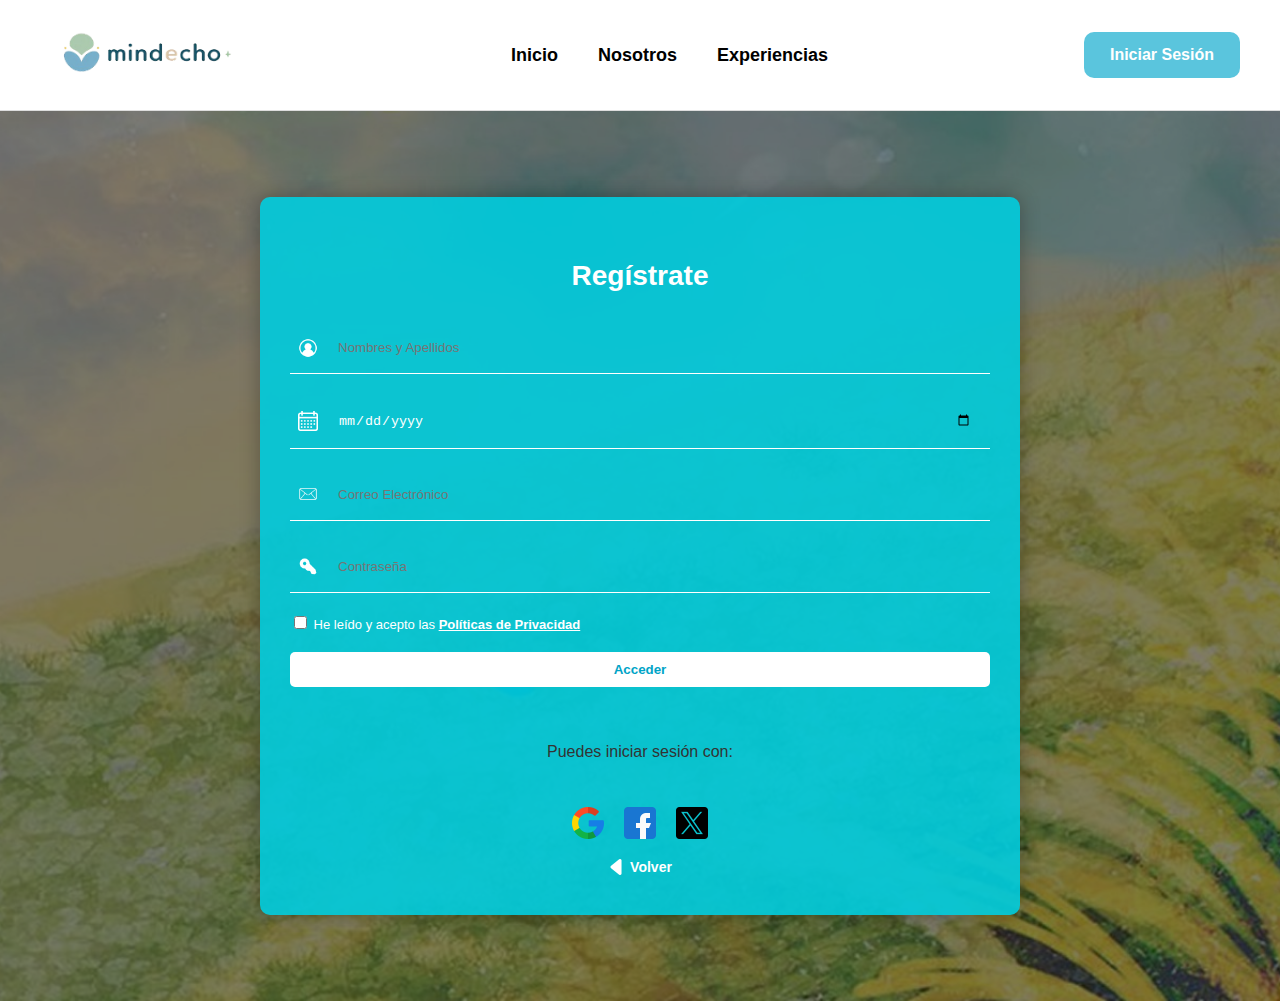
<file: public/registro.html>
<!DOCTYPE html>
<html lang="es">
<head>
  <meta charset="UTF-8">
  <meta name="viewport" content="width=device-width, initial-scale=1.0">
  <title>MindEcho - Registro</title>
  <link rel="stylesheet" href="assets/styles/registro.css">
</head>
<body>

<!-- Header -->
<header class="navbar">
  <div class="navbar-content">
    <img src="assets/images/Logo Mindecho.png" alt="MindEcho Logo" class="logo">
    <nav class="menu">
      <a href="./index.html">Inicio</a>
      <a href="./nosotros.html">Nosotros</a>
      <a href="./experiencias.html">Experiencias</a>
    </nav>
    <a href="./login.html" class="login-button">Iniciar Sesión</a>
  </div>
</header>

<main>
  <!-- Imagen de fondo -->
  <img src="assets/images/registro.jpeg" alt="Fondo">
  <div class="overlay"></div>

  <!-- Cuadro celeste -->
  <div class="registro-box">
    <h2>Regístrate</h2>

    <div class="form-group">
      <img src="assets/images/avatar.png" alt="Usuario">
      <input type="text" placeholder="Nombres y Apellidos" id="name">
    </div>

    <div class="form-group">
      <img src="assets/images/calendario.png" alt="Fecha">
      <input type="date" id="dob">
    </div>

    <div class="form-group">
      <img src="assets/images/correo.png" alt="Correo">
      <input type="email" placeholder="Correo Electrónico" id="email">
    </div>

    <div class="form-group">
      <img src="assets/images/key.png" alt="Contraseña">
      <input type="password" placeholder="Contraseña" id="password">
    </div>

    <div class="checkbox-container">
      <label>
        <input type="checkbox" id="terms">
        He leído y acepto las <a href="#">Políticas de Privacidad</a>
      </label>
    </div>

    <button class="btn-submit" id="registerBtn">Acceder</button>

    <div class="line"></div>

    <p>Puedes iniciar sesión con:</p>
    <div class="social-icons">
      <img src="assets/images/google.png" alt="Google">
      <img src="assets/images/facebook.png" alt="Facebook">
      <img src="assets/images/x.png" alt="X">
    </div>

    <div class="back">
      <img src="assets/images/triangulo.png" alt="Volver">
      <a href="index.html">Volver</a>
    </div>
  </div>
</main>



</body>
</html>
</file>
<file: public/assets/styles/chat.css>
/* === BASE === */
body {
  margin: 0;
  font-family: Arial, sans-serif;
  background-color: #f5f5f5;
}

/* === HEADER === */
.top-header {
  background-color: #a6dbe8;
  padding: 20px 40px;
  height: 80px;
  display: flex;
  align-items: center;
}

.logo {
  height: 50px;
}

/* === LAYOUT PRINCIPAL === */
.main-container {
  display: flex;
  height: calc(100vh - 80px);
}

/* === SIDEBAR IZQUIERDA === */
.sidebar {
  width: 280px;
  background-color: #64c7de;
  color: #fff;
  padding: 20px;
  display: flex;
  flex-direction: column;
}

.back-btn {
  background: none;
  border: none;
  color: white;
  font-weight: bold;
  font-size: 16px;
  cursor: pointer;
  margin-bottom: 10px;
  text-align: left;
}

.chat-title {
  text-align: center;
  font-size: 22px;
  margin: 10px 0;
}

.sidebar h4 {
  margin: 10px 0 5px;
  font-weight: normal;
}

.chat-box {
  background-color: #5bc2dc;
  border-radius: 12px;
  padding: 10px;
  margin-top: 10px;
  max-height: 400px;
  overflow-y: auto;
  min-height: 100px;
}

.chat-item {
  display: flex;
  justify-content: space-between;
  border-bottom: 1px solid #b0f0ff;
  padding: 6px 0;
  font-size: 14px;
}

/* === ZONA DE CONVERSACIÓN === */
.chat-area {
  flex: 1;
  padding: 40px;
  display: flex;
  flex-direction: column;
  background-color: #fff;
  position: relative;
}

.chat-header {
  text-align: center;
}

.chat-logo {
  height: 60px;
  margin-bottom: 10px;
}

.chat-messages {
  flex: 1;
  overflow-y: auto;
  margin-top: 20px;
}

/* === INPUT DE CONVERSACIÓN === */
.chat-input {
  display: flex;
  align-items: center;
  gap: 10px;
  margin-top: auto;
  padding-top: 20px;
}

.chat-input input {
  flex: 1;
  padding: 14px 20px;
  border-radius: 16px;
  border: none;
  background-color: #bfc1c2;
  font-size: 14px;
  color: #333;
}

.chat-input input::placeholder {
  color: #666;
}

/* === BOTONES DE ACCIÓN === */
.add-chat-btn,
.mic-btn,
.send-btn {
  background-color: #64c7de;
  border: none;
  cursor: pointer;
  padding: 12px;
  border-radius: 50%;
  transition: transform 0.2s ease;
  box-shadow: 0 2px 4px rgba(0,0,0,0.2);
}

.add-chat-btn:hover,
.mic-btn:hover,
.send-btn:hover {
  transform: scale(1.05);
}

.add-chat-btn img,
.mic-btn img,
.send-btn img {
  height: 24px;
  width: 24px;
  /* Se mantiene el color original del icono */
}

/* === TOOLTIP PERSONALIZADO === */
.tooltip-container {
  position: relative;
  display: inline-block;
}

.tooltip-container .tooltip-text {
  visibility: hidden;
  width: max-content;
  background-color: #333;
  color: #fff;
  text-align: center;
  border-radius: 6px;
  padding: 6px 10px;
  font-size: 12px;
  position: absolute;
  bottom: 130%;
  left: 50%;
  transform: translateX(-50%);
  opacity: 0;
  transition: opacity 0.3s;
  white-space: nowrap;
  z-index: 2;
}

.tooltip-container:hover .tooltip-text {
  visibility: visible;
  opacity: 1;
}

/* === RESPONSIVE === */
@media (max-width: 768px) {
  .main-container {
    flex-direction: column;
  }

  .sidebar {
    width: 100%;
    flex-direction: row;
    justify-content: space-between;
    align-items: center;
    padding: 15px 20px;
  }

  .chat-title {
    text-align: center;
    margin: 0;
    font-size: 18px;
  }

  .chat-box,
  .sidebar h4 {
    display: none;
  }

  .chat-area {
    padding: 20px;
  }

  .chat-input {
    flex-direction: column;
    gap: 10px;
  }

  .chat-input input {
    width: 100%;
    border-radius: 10px;
  }

  .add-chat-btn img,
  .mic-btn img,
  .send-btn img {
    height: 28px;
    width: 28px;
  }

  .tooltip-container .tooltip-text {
    font-size: 11px;
    padding: 4px 8px;
  }
}
</file>
<file: public/assets/styles/demo.css>
/* === BASE === */
body {
  margin: 0;
  font-family: Arial, sans-serif;
  background-color: #f5f5f5;
}

/* === HEADER === */
.top-header {
  background-color: #a6dbe8;
  padding: 20px 40px;
  height: 80px;
  display: flex;
  align-items: center;
}

.logo {
  height: 180px;
}

/* === LAYOUT PRINCIPAL === */
.main-container {
  display: flex;
  height: calc(100vh - 80px);
}

/* === SIDEBAR IZQUIERDA === */
.sidebar {
  width: 280px;
  background-color: #64c7de;
  color: #fff;
  padding: 20px;
  display: flex;
  flex-direction: column;
}

.back-btn {
  background: none;
  border: none;
  color: white;
  font-weight: bold;
  font-size: 16px;
  cursor: pointer;
  margin-bottom: 10px;
  text-align: left;
}

.chat-title {
  text-align: center;
  font-size: 22px;
  margin: 10px 0;
}

.sidebar h4 {
  margin: 10px 0 5px;
  font-weight: normal;
}

.chat-box {
  background-color: #5bc2dc;
  border-radius: 12px;
  padding: 10px;
  margin-top: 10px;
  max-height: 400px;
  overflow-y: auto;
  min-height: 100px;
}

.chat-item {
  cursor: pointer;
  display: flex;
  justify-content: space-between;
  border-bottom: 1px solid #b0f0ff;
  padding: 6px 0;
  font-size: 14px;
  border-radius: 8px;
}
.chat-item:hover {
  background-color: #ffffff33;
  box-shadow: inset 0 0 0 1px #ffffff88;
}

/* === ZONA DE CONVERSACIÓN === */
.chat-area {
  flex: 1;
  padding: 40px;
  display: flex;
  flex-direction: column;
  justify-content: space-between;
  background-color: #fff;
  position: relative;
}

.chat-header {
  text-align: center;
}

.chat-logo {
  height: 60px;
  margin-bottom: 10px;
}

.chat-messages {
  display: flex;
  flex-direction: row;
  width: 100%;
  height: 35pc;
  padding: 2px;
  overflow: hidden;
}

.MindEcho-Talks-Box {
  width: 100%;
  height: 100%;
  padding: 15px;
  overflow-x: hidden;
}
.MindEcho-Talks-Box::-webkit-scrollbar {
  width: 8px;
  background-color: transparent;
  border-radius: 10px;
}

/* === MENSAJE DE IA === */
.MindEcho-Talks-Box .MindEcho-Talks-Container {
  display: flex;
  margin: 10px 0;
}
.VirtualAsistentPicture {
  width: 10%;
}
.VAMenssages {
  margin-left: 2%;
  width: 70%;
  display: flex;
  flex-direction: column;
  justify-content: center;
  text-align: start;
  padding: 2px;
}
.imgVA {
  object-fit: contain;
  width: 90%;
  height: 4pc;
  border-radius: 100%;
}

/* === MENSAJE DE USUARIO === */
.MindEcho-Talks-Box .Human-Talks-Container {
  margin: 15px 0;
  display: flex;
  justify-content: end;
  flex-direction: row-reverse;
  padding: 2px 10px;
}
.HumanMenssages {
  color: #fff;
  height: 100%;
  padding: 10px 15px;
  text-align: end;
  max-width: 90%;
  margin-right: 10px;
  border-radius: 20px;
  background-color: #093a49;
}

/* === INPUT DE CONVERSACIÓN === */
.chat-input {
  display: flex;
  align-items: center;
  gap: 10px;
  padding-top: 20px;
}

.chat-input input {
  flex: 1;
  padding: 14px 20px;
  border-radius: 16px;
  border: none;
  background-color: #bfc1c2;
  font-size: 14px;
  color: #333;
}

.chat-input input::placeholder {
  color: #666;
}

/* === BOTONES DE ACCIÓN === */
.add-chat-btn,
.mic-btn,
.send-btn {
  background-color: #64c7de;
  border: none;
  cursor: pointer;
  padding: 12px;
  border-radius: 50%;
  transition: transform 0.2s ease;
  box-shadow: 0 2px 4px rgba(0, 0, 0, 0.2);
}
.add-chat-btn:hover,
.mic-btn:hover,
.send-btn:hover {
  transform: scale(1.05);
}
.add-chat-btn img,
.mic-btn img,
.send-btn img {
  height: 24px;
  width: 24px;
}

/* === TOOLTIP PERSONALIZADO === */
.tooltip-container {
  position: relative;
  display: inline-block;
}
.tooltip-container .tooltip-text {
  visibility: hidden;
  width: max-content;
  background-color: #333;
  color: #fff;
  text-align: center;
  border-radius: 6px;
  padding: 6px 10px;
  font-size: 12px;
  position: absolute;
  bottom: 130%;
  left: 50%;
  transform: translateX(-50%);
  opacity: 0;
  transition: opacity 0.3s;
  white-space: nowrap;
  z-index: 2;
}
.tooltip-container:hover .tooltip-text {
  visibility: visible;
  opacity: 1;
}

/* === RESPONSIVE === */
@media (max-width: 768px) {
  .main-container {
    flex-direction: column;
  }

  .sidebar {
    width: 100%;
    flex-direction: row;
    justify-content: space-between;
    align-items: center;
    padding: 15px 20px;
  }

  .chat-title {
    text-align: center;
    margin: 0;
    font-size: 18px;
  }

  .chat-box,
  .sidebar h4 {
    display: none;
  }

  .chat-area {
    padding: 20px;
  }

  .chat-input {
    flex-direction: column;
    align-items: stretch;
    gap: 12px;
    padding: 10px 20px;
  }

  .chat-input input {
    width: 100%;
    border-radius: 10px;
  }

  .add-chat-btn img,
  .mic-btn img,
  .send-btn img {
    height: 28px;
    width: 28px;
  }

  .tooltip-container .tooltip-text {
    font-size: 11px;
    padding: 4px 8px;
  }
}
</file>
<file: public/assets/styles/intranet.css>
body {
    margin: 0;
    font-family: Arial, sans-serif;
    display: flex;
    height: 100vh;
}

.sidebar {
    width: 200px;
    background-color: #5CC3D6;
    display: flex;
    flex-direction: column;
    align-items: center;
    padding-top: 40px;
}

.sidebar img {
    width: 80px;
    height: 80px;
    border-radius: 50%;
    background-color: white;
    margin-bottom: 20px;
}

.sidebar a {
    color: white;
    text-decoration: none;
    margin: 10px 0;
    font-weight: bold;
    font-size: 18px;
}

.main-content {
    flex: 1;
    padding: 40px 60px; /* Solo dejamos un pequeño margen lateral */
    background-color: #fff8f7;
    overflow-y: auto;
    display: flex;
    flex-direction: column;
    align-items: center;
}

header {
    max-width: 100%;
    width: 100%;
    text-align: center;
    position: relative;
}

.header-top {
    position: absolute;
    top: 0;
    right: 0;
    display: flex;
    align-items: center;
    gap: 20px;
}

header .notification-icon {
    width: 35px;
    height: 35px;
    cursor: pointer;
}

header .logo-icon {
    width: 70px;
    height: 70px;
}

header h1 {
    color: #42a5f5;
    margin-bottom: 10px;
    font-size: 36px;
}

header p {
    font-size: 20px;
    margin-bottom: 20px;
}

.buttons-grid {
    width: 100%;
    display: flex;
    flex-direction: column;
    gap: 30px;
}

.full-width {
    width: 100%;
    background-color: #63c9d6;
    color: white;
    font-size: 20px;
    border: none;
    padding: 40px;
    border-radius: 15px;
    text-align: center;
    cursor: pointer;
    transition: background-color 0.3s ease;
    min-height: 180px;
}

.full-width:hover {
    background-color: #5ab7c1;
}

.half-buttons {
  display: flex;
  gap: 20px; /* ✅ Espacio entre botones */
  margin-top: 15px; /* ✅ Espacio entre filas */
}


.half-buttons button {
    flex: 1;
    background-color: #63c9d6;
    color: white;
    font-size: 20px;
    border: none;
    padding: 40px;
    border-radius: 15px;
    text-align: center;
    cursor: pointer;
    display: flex;
    flex-direction: column;
    align-items: center;
    justify-content: center;
    transition: background-color 0.3s ease;
    min-height: 180px;
}

.half-buttons button:hover {
    background-color: #5ab7c1;
}

.half-buttons button img {
    width: 50px;
    height: 50px;
    margin-bottom: 15px;
}

.header-top {
    position: absolute;
    top: -20px;
    right: -50px;
    display: flex;
    align-items: center;
    gap: 20px;
    z-index: 2;
}

header h1 {
    color: #42a5f5;
    margin-bottom: 10px;
    font-size: 36px;
    margin-top: 60px;
}

.notification-icon{
    width: 35px;
    height: 35px;
    cursor: pointer;
}
.logo-icon{
    height: 120px;
    width: auto;
    object-fit: contain;
}
.historial-emociones {
  flex: 1;
  max-width: 320px;
  margin: 40px 40px 40px 0;
  background-color: #fff8f7;
  border: 2px solid #5ac8fa;
  border-radius: 12px;
  padding: 20px;
  height: fit-content;
  align-self: flex-start;
  box-shadow: 0 4px 10px rgba(0, 0, 0, 0.08);
}

.historial-emociones h2 {
  color: #5ac8fa;
  font-size: 20px;
  font-weight: bold;
  text-align: center;
  margin-bottom: 16px;
}

.historial-emociones ul {
  list-style: none;
  padding: 0;
  margin: 0;
}

.historial-emociones li {
  background-color: #fff;
  padding: 12px 16px;
  border-radius: 8px;
  border-left: 4px solid #5ac8fa;
  margin-bottom: 10px;
  font-size: 14px;
  color: #444;
}

.historial-emociones li strong {
  color: #5ac8fa;
  font-weight: 600;
}

/* Responsive */
@media (max-width: 1024px) {
  body {
    flex-direction: column;
  }

  .main-content {
    padding: 30px;
  }

  .historial-emociones {
    margin: 0 30px 30px 30px;
    max-width: 100%;
  }
}



/* MODAL */
/* Fondo oscuro que cubre toda la pantalla */
.modal-overlay {
    position: fixed;
    top: 0;
    left: 0;
    width: 100%;
    height: 100%;
    background-color: rgba(0, 0, 0, 0.5); /* Oscurece el fondo */
    display: flex;
    justify-content: center;
    align-items: center;
    z-index: 9999; /* Para que se muestre sobre todo */
}

/* Caja del modal */
.modal-content {
    background-color: white;
    padding: 20px 30px;
    border-radius: 10px;
    text-align: center;
    max-width: 500px;
    width: 90%;
}

/* Opciones dentro del modal */
.modal-options {
    display: flex;
    justify-content: space-around;
    margin: 20px 0;
}

.modal-options .option {
    display: flex;
    flex-direction: column;
    align-items: center;
    cursor: pointer;
}

.modal-options img {
    width: 60px;
    height: 60px;
    margin-bottom: 10px;
}

.modal-buttons {
    display: flex;
    justify-content: center;
    gap: 10px;
}

.modal-buttons button {
    padding: 10px 20px;
    background-color: #5ac8fa;
    border: none;
    border-radius: 5px;
    color: white;
    cursor: pointer;
    font-size: 14px;
}

.modal-buttons .close-button {
    background-color: gray;
}




/*MODAL222*/
/* Fondo oscuro */
/* Fondo oscuro */
.modal-overlay {
    position: fixed;
    top: 0;
    left: 0;
    width: 100%;
    height: 100%;
    background-color: rgba(0, 0, 0, 0.5);
    display: flex;
    justify-content: center;
    align-items: center;
    z-index: 9999;
}

.modal-content {
    background-color: white;
    padding: 35px 30px;
    border-radius: 20px;
    text-align: center;
    max-width: 500px; /* Aumenté el tamaño */
    width: 90%;
    font-family: 'Arial', sans-serif;
}

.modal-content h2 {
    font-size: 18px; /* Aumenté el tamaño */
    margin-bottom: 30px; /* Aumenté el espacio */
    font-weight: bold;
    line-height: 1.4;
}

.modal-options {
    display: flex;
    justify-content: space-between;
    margin-bottom: 30px; /* Más espacio abajo */
}

.modal-options .option {
    border: 2px solid #5ac8fa;
    border-radius: 10px;
    padding: 15px; /* Más espacio interno */
    cursor: pointer;
    width: 120px; /* Más grande */
    height: 140px; /* Más grande */
    display: flex;
    flex-direction: column;
    align-items: center;
    justify-content: center;
    position: relative;
    transition: transform 0.2s ease, box-shadow 0.2s ease;
}

.modal-options .option:hover {
    transform: scale(1.05);
    box-shadow: 0 4px 8px rgba(0, 0, 0, 0.2);
}

.modal-options img {
    width: 60px; /* Más grande */
    height: 60px; /* Más grande */
    margin-bottom: 10px;
}

.modal-options p {
    margin: 0;
    font-size: 14px; /* Más grande */
}

.modal-options input[type="radio"] {
    position: absolute;
    top: 10px;
    right: 10px;
    cursor: pointer;
    transform: scale(1.4); /* Más grande */
}

/* Botones principales IGUALES en tamaño */
.modal-buttons {
    display: flex;
    justify-content: center;
    gap: 20px;
    margin-bottom: 15px;
}

.modal-buttons button {
    padding: 12px 20px;
    min-width: 140px; /* 🔥 Mismo ancho para ambos botones */
    border: none;
    border-radius: 8px;
    cursor: pointer;
    font-size: 14px;
    color: white;
    background-color: #5ac8fa;
    transition: background-color 0.2s ease;
}

.modal-buttons button:hover {
    background-color: #40a7d7;
}

/* Botón "Ahora no" SIN subrayado */
.modal-close {
    color: #5a5a5a;
    font-size: 13px;
    cursor: pointer;
    background: none;
    border: none;
    padding: 0;
    transition: color 0.2s ease;
}

.modal-close:hover {
    color: black;
}

/* Ciclo de respiración */
/* Ciclo de respiración */
.ciclo-respiracion {
    position: relative;
    width: 450px;
    height: 420px;
    margin: 0 auto;
}

.ciclo-item {
    position: absolute;
    text-align: center;
}

.ciclo-item img {
    width: 80px;
    height: 80px;
}

.ciclo-numero {
    display: block;
    color: #5ac8fa;
    font-size: 20px;
    font-weight: bold;
    margin-bottom: 5px;
}

/* Posiciones ajustadas */
.paso1 {
    top: 0;
    left: 22%; /* centrado perfecto */
    transform: translate(-50%, 0);
}

.paso3 {
    top: 0;
    right: 22%; /* centrado perfecto */
    transform: translate(50%, 0);
}

.paso2 {
    bottom: 10%;
    left: 50%;
    transform: translate(-50%, 0);
}

/* Flechas */
/* Flechas - tamaño base */
.flecha {
    position: absolute;
    height: auto;
}

/* Flecha superior (1 -> 3) - tamaño normal */
.flecha1 {
    width: 80px;
    top: 80px;
    left: 50%;
    transform: translate(-50%, 0);
}

/* Flecha derecha (3 -> 2) - tamaño reducido */
.flecha2 {
    width: 60px;  /* 🔹 Flecha más pequeña */
    top: 180px;
    right: 27%;
}

/* Flecha izquierda (2 -> 1) - tamaño reducido */
.flecha3 {
    width: 60px;  /* 🔹 Flecha más pequeña */
    top: 180px;
    left: 27%;
}
</file>
<file: public/assets/styles/nosotros.css>
/* === GENERAL === */
body {
  font-family: 'Inter', sans-serif;
  margin: 0;
  padding: 0;
  background-color: #f9f9f9;
  color: #333;
}

/* NAVBAR */
.navbar {
  background-color: #fff;
  border-bottom: 1px solid #ddd;
  height: 110px;
  display: flex;
  align-items: center;
  justify-content: center;
  width: 100%;
}

.navbar-content {
  display: flex;
  align-items: center;
  justify-content: space-between;
  width: 100%;
  padding: 0 40px;
  max-width: none;
}

/* LOGO */
.logo {
  height: 140px;
  width: auto;
  object-fit: contain;
}

/* MENÚ */
.menu {
  display: flex;
  gap: 40px;
}

.menu a {
  text-decoration: none;
  color: #000;
  font-weight: bold;
  font-size: 18px;
  transition: color 0.2s;
}

.menu a:hover {
  color: #5ac5dd;
}

/* BOTÓN LOGIN */
.login-button {
  background-color: #5ac5dd;
  color: white;
  padding: 14px 26px;
  border-radius: 10px;
  text-decoration: none;
  font-weight: bold;
  font-size: 16px;
  transition: background-color 0.3s;
}

.login-button:hover {
  background-color: #48b3cf;
}

/* === MAIN === */
main {
  max-width: 1100px;
  margin: auto;
  padding: 40px 20px;
  background-color: #fff;
}

/* === ACERCA DE NOSOTROS === */
.acerca-de h1 {
  color: #0ac6ef;
  font-size: 2.2rem;
  margin-bottom: 50px;
  font-weight: 700;
  text-align: left;
  max-width: 1400px;
  margin: 40px auto 50px auto;
  padding-left: 20px;
}

.contenido {
  display: flex;
  flex-wrap: wrap;
  justify-content: center;
  gap: 30px;
  text-align: left; /* Para mantener párrafos alineados al leer */
}

.texto {
  flex: 1;
  min-width: 280px;
  max-width: 500px;
}

.texto p {
  line-height: 1.6;
  margin-bottom: 15px;
}

.texto h3 {
  color: #f4a71d;
  margin-top: 20px;
  margin-bottom: 5px;
}

.imagen {
  flex: 1;
  min-width: 250px;
  max-width: 400px;
}

.imagen img {
  max-width: 100%;
  border-radius: 12px;
}

/* === INTEGRANTES === */
.integrantes {
  margin-top: 50px;
}

.integrantes h2 {
  font-size: 2rem;
  font-weight: 700;
  color: #0ac6ef;
  margin: 40px auto 30px auto;
  max-width: 1200px;
  padding-left: 20px;
  text-align: left;
}

.miembros {
  display: flex;
  flex-wrap: wrap;
  justify-content: center;
  gap: 30px;
  max-width: 1100px;
  margin: auto;
}

/* === CARD DE MIEMBRO === */
.miembro {
  background: #f1f1f1;
  padding: 30px 20px;
  border-radius: 16px;
  text-align: center;
  width: calc(25% - 30px); /* 4 por fila */
  min-width: 220px;
  max-width: 250px;
  box-shadow: 0 2px 10px rgba(0, 0, 0, 0.05);

  /* animación al cargar */
  opacity: 0;
  animation: fadeSlideIn 0.6s ease forwards;
}

/* === EFECTO HOVER MODERNO === */
.miembro:hover {
  transform: translateY(-5px) scale(1.02);
  box-shadow: 0 10px 20px rgba(0, 0, 0, 0.1);
  transition: transform 0.3s ease, box-shadow 0.3s ease;
}

/* === AVATAR === */
.miembro img {
  width: 70px;
  height: 70px;
  border-radius: 50%;
  margin-bottom: 10px;
}

.miembro strong {
  display: block;
  margin-bottom: 5px;
  color: #000;
  font-size: 1rem;
}

.miembro p {
  font-size: 0.9rem;
  color: #666;
}

/* === ANIMACIÓN DE ENTRADA === */
@keyframes fadeSlideIn {
  from {
    opacity: 0;
    transform: translateY(20px);
  }
  to {
    opacity: 1;
    transform: translateY(0);
  }
}

/* === RESPONSIVE === */
@media (max-width: 1000px) {
  .miembro {
    width: calc(33.33% - 30px); /* 3 por fila */
  }
}

@media (max-width: 768px) {
  .miembro {
    width: calc(50% - 30px); /* 2 por fila */
  }

  .integrantes h2 {
    text-align: center;
    padding-left: 0;
  }
}

@media (max-width: 500px) {
  .miembro {
    width: 100%; /* 1 por fila */
  }
}


/* === CONTACTO  === */
.contacto {
  margin-top: 80px;
  padding: 40px 20px;
  background-color: #fafafa;
  display: flex;
  flex-direction: column;
  align-items: center;
}

.contacto h2 {
  font-size: 1.8rem;
  margin-bottom: 30px;
  color: #0ac6ef;
  width: 100%;
  max-width: 1200px;
  text-align: left;
  padding-left: 20px;
}

.contacto form {
  display: grid;
  gap: 15px;
  width: 100%;
  max-width: 600px;
}

.contacto input,
.contacto textarea {
  width: 100%;
  padding: 14px;
  border: 1px solid #ccc;
  border-radius: 8px;
  font-family: inherit;
  font-size: 1rem;
}

.contacto button {
  background-color: #000;
  color: white;
  padding: 14px;
  border: none;
  border-radius: 8px;
  font-weight: bold;
  cursor: pointer;
}


/* === FOOTER === */
footer {
  background-color: #f5f5f5;
  padding: 30px;
  text-align: center;
  font-size: 0.9rem;
  color: #777;
  margin-top: 60px;
}

/* === RESPONSIVE === */
@media (max-width: 768px) {
  .contenido {
    flex-direction: column;
    align-items: center;
  }

  nav {
    flex-direction: column;
  }

  .miembros {
    flex-direction: column;
    align-items: center;
  }

  .miembro {
    max-width: 100%;
    width: 90%;
  }

  .contacto form {
    width: 90%;
  }

  .titulo-centrado {
    text-align: center;
  }
}


/*FOOTER*/
.footer-linea {
    height: 2.5px;          
  background-color: #40b0c6; 
  width: 100%;      
}

.footer {
  background-color: #ffffff;
  padding: 40px 20px;
  border-top: 1px solid #eaeaea;
  font-family: Arial, sans-serif;
}

.footer-container {
  display: flex;
  justify-content: space-between;
  flex-wrap: wrap;
  max-width: 1200px;
  margin: auto;
}

.logo-social {
  flex: 1 1 250px;
  display: flex;
  flex-direction: column;
  align-items: flex-start;
}

.logo img {
  height: 50px;
  margin-bottom: 20px;
}

.social a {
  margin-right: 10px;
}

.footer-links {
  flex: 2 1 500px;
  display: flex;
  justify-content: space-around;
}

.footer-links div {
  display: flex;
  flex-direction: column;
}

.footer-links h4 {
  font-size: 16px;
  font-weight: bold;
  margin-bottom: 15px;
}

.footer-links a {
  color: #555;
  text-decoration: none;
  margin-bottom: 8px;
}

.footer-links a:hover {
  text-decoration: underline;
}

/* Responsive */
@media (max-width: 768px) {
  .footer-container {
    flex-direction: column;
    text-align: center;
  }

  .logo-social {
    align-items: center;
    margin-bottom: 30px;
  }

  .footer-links {
    flex-direction: column;
    align-items: center;
  }

  .footer-links div {
    margin: 20px 0;
  }
}
</file>
<file: public/assets/styles/olvideContrasena.css>
body {
  font-family: Arial, sans-serif;
  background-color: #f4f6f9;
  display: flex;
  align-items: center;
  justify-content: center;
  height: 100vh;
  margin: 0;
}

.form-container {
  background-color: white;
  padding: 2rem;
  border-radius: 12px;
  box-shadow: 0 0 12px rgba(0, 0, 0, 0.1);
  width: 100%;
  max-width: 400px;
}

h2 {
  margin-bottom: 1rem;
  color: #333;
}

p {
  margin-bottom: 1rem;
  color: #555;
}

label {
  display: block;
  margin-top: 1rem;
  margin-bottom: 0.5rem;
  color: #222;
}

input {
  width: 100%;
  padding: 0.5rem;
  border: 1px solid #ccc;
  border-radius: 6px;
}

button {
  margin-top: 1.5rem;
  width: 100%;
  padding: 0.7rem;
  background-color: #5ac5dd;
  color: white;
  border: none;
  border-radius: 6px;
  cursor: pointer;
  font-size: 1rem;
}

button:hover {
  background-color: #5ac5dd;
}

.hidden {
  display: none;
}

.success {
  color: green;
  text-align: center;
}
</file>
<file: public/assets/styles/preguntas.css>
/* === GENERAL === */
body {
  font-family: 'Inter', sans-serif;
  margin: 0;
  padding: 0;
  background-color: #f9f9f9;
  color: #333;
}

/* NAVBAR */
.navbar {
  background-color: #fff;
  border-bottom: 1px solid #ddd;
  height: 110px;
  display: flex;
  align-items: center;
  justify-content: center;
  width: 100%;
}

.navbar-content {
  display: flex;
  align-items: center;
  justify-content: space-between;
  width: 100%;
  padding: 0 40px;
  max-width: none;
}

/* LOGO */
.logo {
  height: 140px;
  width: auto;
  object-fit: contain;
}

/* MENÚ */
.menu {
  display: flex;
  gap: 40px;
}

.menu a {
  text-decoration: none;
  color: #000;
  font-weight: bold;
  font-size: 18px;
  transition: color 0.2s;
}

.menu a:hover {
  color: #5ac5dd;
}

/* BOTÓN LOGIN */
.login-button {
  background-color: #5ac5dd;
  color: white;
  padding: 14px 26px;
  border-radius: 10px;
  text-decoration: none;
  font-weight: bold;
  font-size: 16px;
  transition: background-color 0.3s;
}

.login-button:hover {
  background-color: #48b3cf;
}

.menu-toggle {
  display: none;
  font-size: 26px;
  cursor: pointer;
  color: #000;
}

/* Ocultar botón responsive en escritorio */
.login-button.responsive {
  display: none;
}

/* Ocultar botón desktop en móvil */
.login-button.desktop {
  display: block;
}

/* Responsive */
@media (max-width: 768px) {
  .menu {
    display: none;
    flex-direction: column;
    position: absolute;
    top: 110px;
    left: 0;
    width: 100%;
    background-color: #fff;
    padding: 20px 0;
    z-index: 999;
    align-items: center;
    gap: 20px;
    box-shadow: 0px 4px 6px rgba(0,0,0,0.1);
  }

  .menu.show {
    display: flex;
  }

  .menu-toggle {
    display: block;
    font-size: 26px;
    color: #000;
    cursor: pointer;
  }

  .login-button.responsive {
    display: inline-block;
    background-color: #5ac5dd;
    color: white;
    padding: 10px 20px;
    border-radius: 10px;
    text-decoration: none;
    font-weight: bold;
    font-size: 16px;
  }

  .login-button.desktop {
    display: none;
  }
}

/* === MAIN === */
main {
  max-width: 1100px;
  margin: auto;
  padding: 40px 20px;
  background-color: #fff;
}

/* === ACERCA DE NOSOTROS === */
.acerca-de {
  padding: 60px 20px;
  background-color: #f9f9f9;
  font-family: 'Inter', sans-serif;
  color: #333;
}

.acerca-de h1 {
  color: #0ac6ef;
  font-size: 2.5rem;
  font-weight: 700;
  max-width: 1200px;
  margin: 0 auto 50px auto;
  padding-left: 0;
}

.contenido {
  display: flex;
  flex-wrap: wrap;
  align-items: center;
  justify-content: center;
  max-width: 1200px;
  margin: 0 auto;
  gap: 40px;
  text-align: left;
}

.texto {
  flex: 1 1 55%;
  max-width: 600px;
}

.texto p {
  font-size: 16px;
  line-height: 1.6;
  margin-bottom: 16px;
}

.texto h3 {
  color: #f4a71d;
  font-size: 20px;
  margin-top: 25px;
  margin-bottom: 10px;
}

.imagen {
  flex: 1 1 40%;
  display: flex;
  justify-content: center;
  max-width: 400px;
}

.imagen img {
  max-width: 100%;
  border-radius: 20px;
  box-shadow: 0 4px 10px rgba(0, 0, 0, 0.1);
}


/* Responsivo */
@media (max-width: 768px) {
  .contenido {
    flex-direction: column;
    padding: 0 10px;
  }

  .texto,
  .imagen {
    max-width: 100%;
    flex: 1 1 100%;
  }
}


/* === INTEGRANTES === */
.integrantes {
  margin-top: 50px;
}

.integrantes h2 {
  font-size: 2rem;
  font-weight: 700;
  color: #0ac6ef;
  margin: 40px auto 30px auto;
  max-width: 1200px;
  padding-left: 20px;
  text-align: left;
}

.miembros {
  display: flex;
  flex-wrap: wrap;
  justify-content: center;
  gap: 30px;
  max-width: 1100px;
  margin: auto;
}

/* === CARD DE MIEMBRO === */
.miembro {
  background: #f1f1f1;
  padding: 30px 20px;
  border-radius: 16px;
  text-align: center;
  width: calc(25% - 30px); /* 4 por fila */
  min-width: 220px;
  max-width: 250px;
  box-shadow: 0 2px 10px rgba(0, 0, 0, 0.05);

  /* animación al cargar */
  opacity: 0;
  animation: fadeSlideIn 0.6s ease forwards;
}

/* === EFECTO HOVER MODERNO === */
.miembro:hover {
  transform: translateY(-5px) scale(1.02);
  box-shadow: 0 10px 20px rgba(0, 0, 0, 0.1);
  transition: transform 0.3s ease, box-shadow 0.3s ease;
}

/* === AVATAR === */
.miembro img {
  width: 70px;
  height: 70px;
  border-radius: 50%;
  margin-bottom: 10px;
}

.miembro strong {
  display: block;
  margin-bottom: 5px;
  color: #000;
  font-size: 1rem;
}

.miembro p {
  font-size: 0.9rem;
  color: #666;
}

/* === ANIMACIÓN DE ENTRADA === */
@keyframes fadeSlideIn {
  from {
    opacity: 0;
    transform: translateY(20px);
  }
  to {
    opacity: 1;
    transform: translateY(0);
  }
}

/* === RESPONSIVE === */
@media (max-width: 1000px) {
  .miembro {
    width: calc(33.33% - 30px); /* 3 por fila */
  }
}

@media (max-width: 768px) {
  .miembro {
    width: calc(50% - 30px); /* 2 por fila */
  }

  .integrantes h2 {
    text-align: center;
    padding-left: 0;
  }
}

@media (max-width: 500px) {
  .miembro {
    width: 100%; /* 1 por fila */
  }
}




/* === FOOTER === */
footer {
  background-color: #f5f5f5;
  padding: 30px;
  text-align: center;
  font-size: 0.9rem;
  color: #777;
  margin-top: 60px;
}

/* === RESPONSIVE === */
@media (max-width: 768px) {
  .contenido {
    flex-direction: column;
    align-items: center;
  }

  nav {
    flex-direction: column;
  }

  .miembros {
    flex-direction: column;
    align-items: center;
  }

  .miembro {
    max-width: 100%;
    width: 90%;
  }

  .contacto form {
    width: 90%;
  }

  .titulo-centrado {
    text-align: center;
  }
}


/*FOOTER*/
.footer-linea {
height: 3px;
  background-color: #40b0c6;
  width: 100%;
  margin-bottom: 30px;     
}

.footer {
  background-color: #ffffff;
  padding: 40px 20px;
  border-top: 1px solid #eaeaea;
  font-family: Arial, sans-serif;
  margin-top: 120px;
}

.footer-container {
  display: flex;
  justify-content: space-between;
  flex-wrap: wrap;
  max-width: 1200px;
  margin: auto;
}

.logo-social {
  flex: 1 1 250px;
  display: flex;
  flex-direction: column;
  align-items: flex-start;
} 

.logo img {
  height: 50px;
  margin-bottom: 20px;
}

.social a {
  margin-right: 10px;
}

.footer-links {
  flex: 2 1 500px;
  display: flex;
  justify-content: space-around;
}

.footer-links div {
  display: flex;
  flex-direction: column;
}

.footer-links h4 {
  font-size: 16px;
  font-weight: bold;
  margin-bottom: 15px;
}

.footer-links a {
  color: #555;
  text-decoration: none;
  margin-bottom: 8px;
}

.footer-links a:hover {
  text-decoration: underline;
}
.faq-container {
  max-width: 900px;
  margin: 60px auto;
  padding: 0 20px;
  font-family: 'Arial', sans-serif;
  padding-bottom: 100px;
  background: transparent;   /* ✅ sin fondo */
  box-shadow: none; 
}

.faq-container h1 {
  text-align: center;
  color: #0ac6ef;
  font-size: 2.5rem;
  margin-bottom: 40px;
}

.accordion {
  background-color: #5ac5dd;
  color: #fff;
  cursor: pointer;
  padding: 16px 20px;
  margin-bottom: 10px;
  border: none;
  text-align: left;
  outline: none;
  font-size: 16px;
  transition: 0.3s ease;
  border-radius: 8px;
}

.accordion:hover {
  background-color: #48b3cf;
}

.accordion.active {
  background-color: #40b0c6;
}

.panel {
  padding: 0 20px;
  background-color:transparent;
  display: none;
  overflow: hidden;
  border-left: 4px solid #5ac5dd;
  margin-bottom: 20px;
  border-radius: 0 0 8px 8px;
}

.panel p {
  margin: 15px 0;
  font-size: 15px;
  color: #444;
}

/* Responsive */
@media (max-width: 768px) {
  .footer-container {
    flex-direction: column;
    text-align: center;
  }

  .logo-social {
    align-items: center;
    margin-bottom: 30px;
  }

  .footer-links {
    flex-direction: column;
    align-items: center;
  }

  .footer-links div {
    margin: 20px 0;
  }
}
</file>
<file: public/assets/styles/registro.css>
/* === GENERAL === */
body {
  font-family: 'Inter', sans-serif;
  margin: 0;
  padding: 0;
  background-color: #f9f9f9;
  color: #333;
}

/* NAVBAR */
.navbar {
  background-color: #fff;
  border-bottom: 1px solid #ddd;
  height: 110px;
  display: flex;
  align-items: center;
  justify-content: center;
  width: 100%;
}

.navbar-content {
  display: flex;
  align-items: center;
  justify-content: space-between;
  width: 100%;
  padding: 0 40px;
  max-width: none;
}

/* LOGO */
.logo {
  height: 140px;
  width: auto;
  object-fit: contain;
}

/* MENÚ */
.menu {
  display: flex;
  gap: 40px;
}

.menu a {
  text-decoration: none;
  color: #000;
  font-weight: bold;
  font-size: 18px;
  transition: color 0.2s;
}

.menu a:hover {
  color: #5ac5dd;
}

/* BOTÓN LOGIN */
.login-button {
  background-color: #5ac5dd;
  color: white;
  padding: 14px 26px;
  border-radius: 10px;
  text-decoration: none;
  font-weight: bold;
  font-size: 16px;
  transition: background-color 0.3s;
}

.login-button:hover {
  background-color: #48b3cf;
}

.menu-toggle {
  display: none;
  font-size: 26px;
  cursor: pointer;
  color: #000;
}

/* Ocultar botón responsive en escritorio */
.login-button.responsive {
  display: none;
}

/* Ocultar botón desktop en móvil */
.login-button.desktop {
  display: block;
}

/* Responsive */
@media (max-width: 768px) {
  .menu {
    display: none;
    flex-direction: column;
    position: absolute;
    top: 110px;
    left: 0;
    width: 100%;
    background-color: #fff;
    padding: 20px 0;
    z-index: 999;
    align-items: center;
    gap: 20px;
    box-shadow: 0px 4px 6px rgba(0,0,0,0.1);
  }

  .menu.show {
    display: flex;
  }

  .menu-toggle {
    display: block;
    font-size: 26px;
    color: #000;
    cursor: pointer;
  }

  .login-button.responsive {
    display: inline-block;
    background-color: #5ac5dd;
    color: white;
    padding: 10px 20px;
    border-radius: 10px;
    text-decoration: none;
    font-weight: bold;
    font-size: 16px;
  }

  .login-button.desktop {
    display: none;
  }

  .logo{
    height: 120px;
    width: auto;
    object-fit: contain;
  }
}

/* FONDO Y OVERLAY */
main {
  position: relative;
  overflow: hidden;
  min-height: calc(100vh - 90px);
  display: flex;
  align-items: center;
  justify-content: center;
  padding: 40px 20px;
}

main img[alt="Fondo"] {
  position: absolute;
  top: 0;
  left: 0;
  width: 100%;
  height: 100%;
  object-fit: cover;
  z-index: -2;
}

.overlay {
  position: absolute;
  top: 0;
  left: 0;
  width: 100%;
  height: 100%;
  background-color: rgba(0, 0, 0, 0.5);
  z-index: -1;
}

/* CONTENEDOR REGISTRO */
.registro-box {
  background-color: rgba(0, 204, 222, 0.9);
  border-radius: 10px;
  width: 90%;
  max-width: 700px;
  padding: 40px 30px;
  box-shadow: 0 0 20px rgba(0,0,0,0.3);
  z-index: 1;
  text-align: center;
  display: flex;
  flex-direction: column;
  gap: 20px;
}

.registro-box h2 {
  color: white;
  font-size: 28px;
  margin-bottom: 10px;
}

.form-group {
  display: flex;
  align-items: center;
  border-bottom: 1px solid white;
  padding: 8px;
  gap: 10px;
}

.form-group img {
  height: 20px;
}

.form-group input {
  flex: 1;
  background: transparent;
  border: none;
  outline: none;
  color: white;
  padding: 10px;
}

.checkbox-container {
  color: white;
  font-size: 13px;
  text-align: left;
}

.checkbox-container a {
  color: white;
  text-decoration: underline;
  font-weight: bold;
}

.checkbox-container input[type="checkbox"] {
  accent-color: white;
}

/* BOTÓN ACCEDER */
.btn-submit {
  background: white;
  color: #00a4c7;
  border: none;
  padding: 10px;
  border-radius: 5px;
  cursor: pointer;
  width: 100%;
  font-weight: bold;
  transition: background 0.3s ease;
}

.btn-submit:hover {
  background: #e6e6e6;
}

/* ICONOS SOCIALES */
.social-icons {
  display: flex;
  justify-content: center;
  gap: 20px;
  margin-top: 10px;
}

.social-icons img {
  height: 32px;
  cursor: pointer;
  transition: transform 0.2s ease;
}

.social-icons img:hover {
  transform: scale(1.1);
}

/* ENLACE YA TIENES CUENTA */
.login-link {
  color: white;
  margin-top: 10px;
  text-align: center;
  font-size: 14px;
}

.login-link a {
  color: white;
  text-decoration: underline;
  font-weight: bold;
}

.login-link a:hover {
  color: #e0e0e0;
}

/* VOLVER */
.back {
  display: flex;
  align-items: center;
  gap: 6px;
  font-size: 14px;
  color: white;
  font-weight: bold;
  cursor: pointer;
  justify-content: center;
}

.back a {
  color: white;
  text-decoration: none;
  font-weight: bold;
}

.back a:hover {
  text-decoration: underline;
}

.back img {
  height: 16px;
}

/* RESPONSIVE */
@media (max-width: 600px) {
  .registro-box {
    padding: 30px 20px;
  }

  .form-group input {
    font-size: 14px;
  }

  .btn-submit {
    font-size: 14px;
  }

  .registro-box h2 {
    font-size: 24px;
  }
}
</file>
<file: public/assets/styles/comunicacion.css>
/* RESET */
* {
    box-sizing: border-box;
}

body {
    margin: 0;
    font-family: 'Arial', sans-serif;
    background-color: #e0e0e0;
}

/* HEADER */
.top-header {
    background-color: #a6dbe8;
    padding: 20px 40px;
    display: flex;
    align-items: center;
    height: 80px;
}

.logo-link {
    display: flex;
    align-items: center;
    text-decoration: none;
}

.logo {
    height: 180px;
}

/* CONTENEDOR PRINCIPAL */
.main-container {
    display: flex;
    height: calc(100vh - 80px);
}

/* SIDEBAR */
.sidebar {
    width: 320px;
    background-color: #64c7de;
    color: #fff;
    padding: 25px;
    display: flex;
    flex-direction: column;
    position: relative;
}

.back-btn {
    background: none;
    border: none;
    color: white;
    font-weight: bold;
    font-size: 16px;
    cursor: pointer;
    text-align: left;
    padding-left: 0;
    margin-bottom: 10px;
}

.chat-title {
    text-align: center;
    font-size: 24px;
    margin: 10px 0;
}

.sidebar h4 {
    margin-top: 20px;
    font-weight: normal;
    font-size: 16px;
}

.chat-box {
    background-color: #5bc2dc;
    border-radius: 12px;
    margin-top: 10px;
    padding: 12px;
}

.chat-item {
    display: flex;
    justify-content: space-between;
    border-bottom: 1px solid #b0f0ff;
    padding: 8px 0;
    font-size: 16px;
}

/* ÁREA DE CHAT */
.chat-area {
    flex: 1;
    background-color: #e0e0e0;
    position: relative;
    padding: 40px;
    display: flex;
    flex-direction: column;
    justify-content: center;
    align-items: center;
}

/* MODAL */
.modal {
    background-color: white;
    border-radius: 20px;
    padding: 50px;
    width: 700px;
    max-width: 90%;
    text-align: center;
    box-shadow: 0 5px 15px rgba(0,0,0,0.2);
}

.modal h3 {
    color: black;
    margin-bottom: 30px;
    font-size: 20px;
}

.option-buttons {
    display: flex;
    justify-content: center;
    flex-wrap: wrap;
    gap: 40px;
}

.option {
    background-color: #64c7de;
    padding: 30px 20px;
    border-radius: 12px;
    width: 220px;
    cursor: pointer;
    display: flex;
    flex-direction: column;
    align-items: center;
    color: white;
    font-size: 18px;
    transition: transform 0.2s;
}

.option:hover {
    transform: scale(1.05);
}

.option img {
    height: 50px;
    margin-bottom: 12px;
}

/* INPUT */
.input-area {
    display: none;
    width: 100%;
    max-width: 600px;
    margin-top: 40px;
    position: absolute;
    bottom: 20px;
    left: 50%;
    transform: translateX(-50%);
}

.input-area input {
    flex: 1;
    padding: 12px;
    border: none;
    border-radius: 20px 0 0 20px;
    background-color: #d9d9d9;
    font-size: 14px;
    width: 100%;
}

.send-btn {
    padding: 0 20px;
    border: none;
    background-color: #64c7de;
    color: white;
    border-radius: 0 20px 20px 0;
    font-size: 20px;
    cursor: pointer;
}

/* RESPONSIVE */
@media (max-width: 768px) {
    .main-container {
        flex-direction: column;
    }

    .sidebar {
        width: 100%;
        flex-direction: row;
        justify-content: space-between;
        align-items: center;
        padding: 15px 20px;
    }

    .chat-title {
        text-align: center;
        margin: 0;
        font-size: 20px;
    }

    .chat-box,
    .sidebar h4 {
        display: none;
    }

    .chat-area {
        padding: 20px;
    }

    .modal {
        width: 95%;
        padding: 30px 20px;
    }

    .option {
        width: 100%;
    }

    .input-area {
        flex-direction: column;
        bottom: 10px;
        transform: translateX(0);
        left: 10px;
        right: 10px;
        width: auto;
    }

    .input-area input,
    .send-btn {
        border-radius: 10px;
        width: 100%;
        margin: 5px 0;
    }

    .send-btn {
        font-size: 18px;
        padding: 10px;
    }
}
</file>
<file: public/assets/styles/experiencias.css>
/* RESET GENERAL */
* {
  margin: 0;
  padding: 0;
  box-sizing: border-box;
}

body {
  font-family: Arial, sans-serif;
}

/* NAVBAR */
.navbar {
  background-color: #fff;
  border-bottom: 1px solid #ddd;
  height: 110px;
  display: flex;
  align-items: center;
  justify-content: center;
  width: 100%;
}

/* Ahora ocupa todo el ancho sin limitarse */
.navbar-content {
  display: flex;
  align-items: center;
  justify-content: space-between;
  width: 100%;
  padding: 0 40px;
  max-width: none;
}

/* LOGO */
.logo {
  height: 140px;
  width: auto;
  object-fit: contain;
}

/* MENÚ */
.menu {
  display: flex;
  gap: 40px;
}

.menu a {
  text-decoration: none;
  color: #000;
  font-weight: bold;
  font-size: 18px;
  transition: color 0.2s;
}

.menu a:hover {
  color: #5ac5dd;
}

/* BOTÓN LOGIN */
.login-button {
  background-color: #5ac5dd;
  color: white;
  padding: 14px 26px;
  border-radius: 10px;
  text-decoration: none;
  font-weight: bold;
  font-size: 16px;
  transition: background-color 0.3s;
}

.login-button:hover {
  background-color: #48b3cf;
}


/* BOTÓN LOGIN */
.login-button {
  background-color: #5ac5dd;
  color: white;
  padding: 10px 20px;
  border-radius: 8px;
  text-decoration: none;
  font-weight: bold;
  font-size: 14px;
  transition: background-color 0.3s;
}

.login-button:hover {
  background-color: #48b3cf;
}

/*EXPERIENCIAS*/
.experiencias {
  padding: 80px 20px;
  background-color: #ffffff;
  font-family: Arial, sans-serif;
}

.experiencias-container {
  max-width: 1200px;
  margin: 0 auto;
  text-align: center;
}

.experiencias h2 {
  color: #40b0c6;
  font-size: 2.4rem;
  font-weight: 700;
  margin-bottom: 15px;
}

.subtitulo {
  color: #555;
  font-size: 1rem;
  max-width: 700px;
  margin: 0 auto 60px auto;
}

.historias-grid {
  display: grid;
  grid-template-columns: repeat(2, 1fr);
  gap: 40px;
  margin-bottom: 60px;
  align-items: center;
}

.historia {
  text-align: left;
}

.historia-texto {
  font-style: italic;
  font-size: 1.1rem;
  line-height: 1.6;
  color: #333;
}

.historia-autor {
  margin-top: 10px;
  color: #777;
  font-size: 0.95rem;
}

.historia-img img {
  width: 100%;
  border-radius: 10px;
  object-fit: cover;
}

/* Testimonios parte inferior */
.otros-titulo {
  text-align: left;
  font-size: 1rem;
  color: #40b0c6;
  margin-bottom: 30px;
}

.testimonios-grid {
  display: grid;
  grid-template-columns: repeat(auto-fit, minmax(280px, 1fr));
  gap: 20px;
}

.testimonio {
  background-color: #f9f9f9;
  border-radius: 12px;
  padding: 20px;
  text-align: left;
  box-shadow: 0 2px 6px rgba(0,0,0,0.05);
  transition: box-shadow 0.3s ease;
}

.testimonio:hover {
  box-shadow: 0 4px 12px rgba(0,0,0,0.1);
}

.testimonio-texto {
  font-size: 0.95rem;
  font-style: italic;
  color: #333;
  margin-bottom: 15px;
}

.testimonio-autor {
  display: flex;
  align-items: center;
  gap: 10px;
}

.autor-avatar {
  width: 40px;
  height: 40px;
  border-radius: 50%;
  object-fit: cover;
}

.autor-info h4 {
  margin: 0;
  font-size: 0.9rem;
  color: #333;
}

.autor-info p {
  margin: 0;
  font-size: 0.8rem;
  color: #888;
}

/* RESPONSIVE EXPERIENCIAS */
@media (max-width: 768px) {
  .historias-grid {
    grid-template-columns: 1fr;
  }

  .experiencias h2 {
    font-size: 2rem;
  }

  .subtitulo {
    font-size: 0.95rem;
  }

  .otros-titulo {
    text-align: center;
  }
}

/*IMPACTO*/
.impacto {
  padding: 80px 20px;
  background-color: #ffffff;
  font-family: Arial, sans-serif;
}

.impacto {
  max-width: 1200px;
  margin: 0 auto;
  text-align: center;
}

.impacto h2 {
  color: #40b0c6;
  font-size: 2.4rem;
  font-weight: 700;
  margin-bottom: 15px;
}

.impacto-cifras {
  display: flex;
  justify-content: center;
  gap: 30px;
  margin-top: 30px;
  flex-wrap: wrap;
}

.cifra-card {
  background-color: #f9f9f9;
  border-radius: 12px;
  padding: 30px;
  width: 280px;
  text-align: center;
  box-shadow: 0 2px 6px rgba(0,0,0,0.05);
}

.cifra-card h3 {
  color: #40b0c6;
  font-size: 2rem;
  margin-bottom: 10px;
}

.cifra-card p {
  font-size: 0.95rem;
  color: #555;
}

.subtitulo {
  font-size: 1rem;
  color: #555;
  margin-top: 10px;
}

/*FOOTER*/
.footer-linea {
  height: 2.5px;          
  background-color: #40b0c6; 
  width: 100%;          
}

.footer {
  background-color: #ffffff;
  padding: 40px 20px;
  border-top: 1px solid #eaeaea;
  font-family: Arial, sans-serif;
}

.footer-container {
  display: flex;
  justify-content: space-between;
  flex-wrap: wrap;
  max-width: 1200px;
  margin: auto;
}

.logo-social {
  flex: 1 1 250px;
  display: flex;
  flex-direction: column;
  align-items: flex-start;
}

.logo img {
  height: 50px;
  margin-bottom: 20px;
}

.social a {
  margin-right: 10px;
}

.footer-links {
  flex: 2 1 500px;
  display: flex;
  justify-content: space-around;
}

.footer-links div {
  display: flex;
  flex-direction: column;
}

.footer-links h4 {
  font-size: 16px;
  font-weight: bold;
  margin-bottom: 15px;
}

.footer-links a {
  color: #555;
  text-decoration: none;
  margin-bottom: 8px;
}

.footer-links a:hover {
  text-decoration: underline;
}

/* RESPONSIVE FOOTER */
@media (max-width: 768px) {
  .footer-container {
    flex-direction: column;
    text-align: center;
  }

  .logo-social {
    align-items: center;
    margin-bottom: 30px;
  }

  .footer-links {
    flex-direction: column;
    align-items: center;
  }

  .footer-links div {
    margin: 20px 0;
  }
}
</file>
